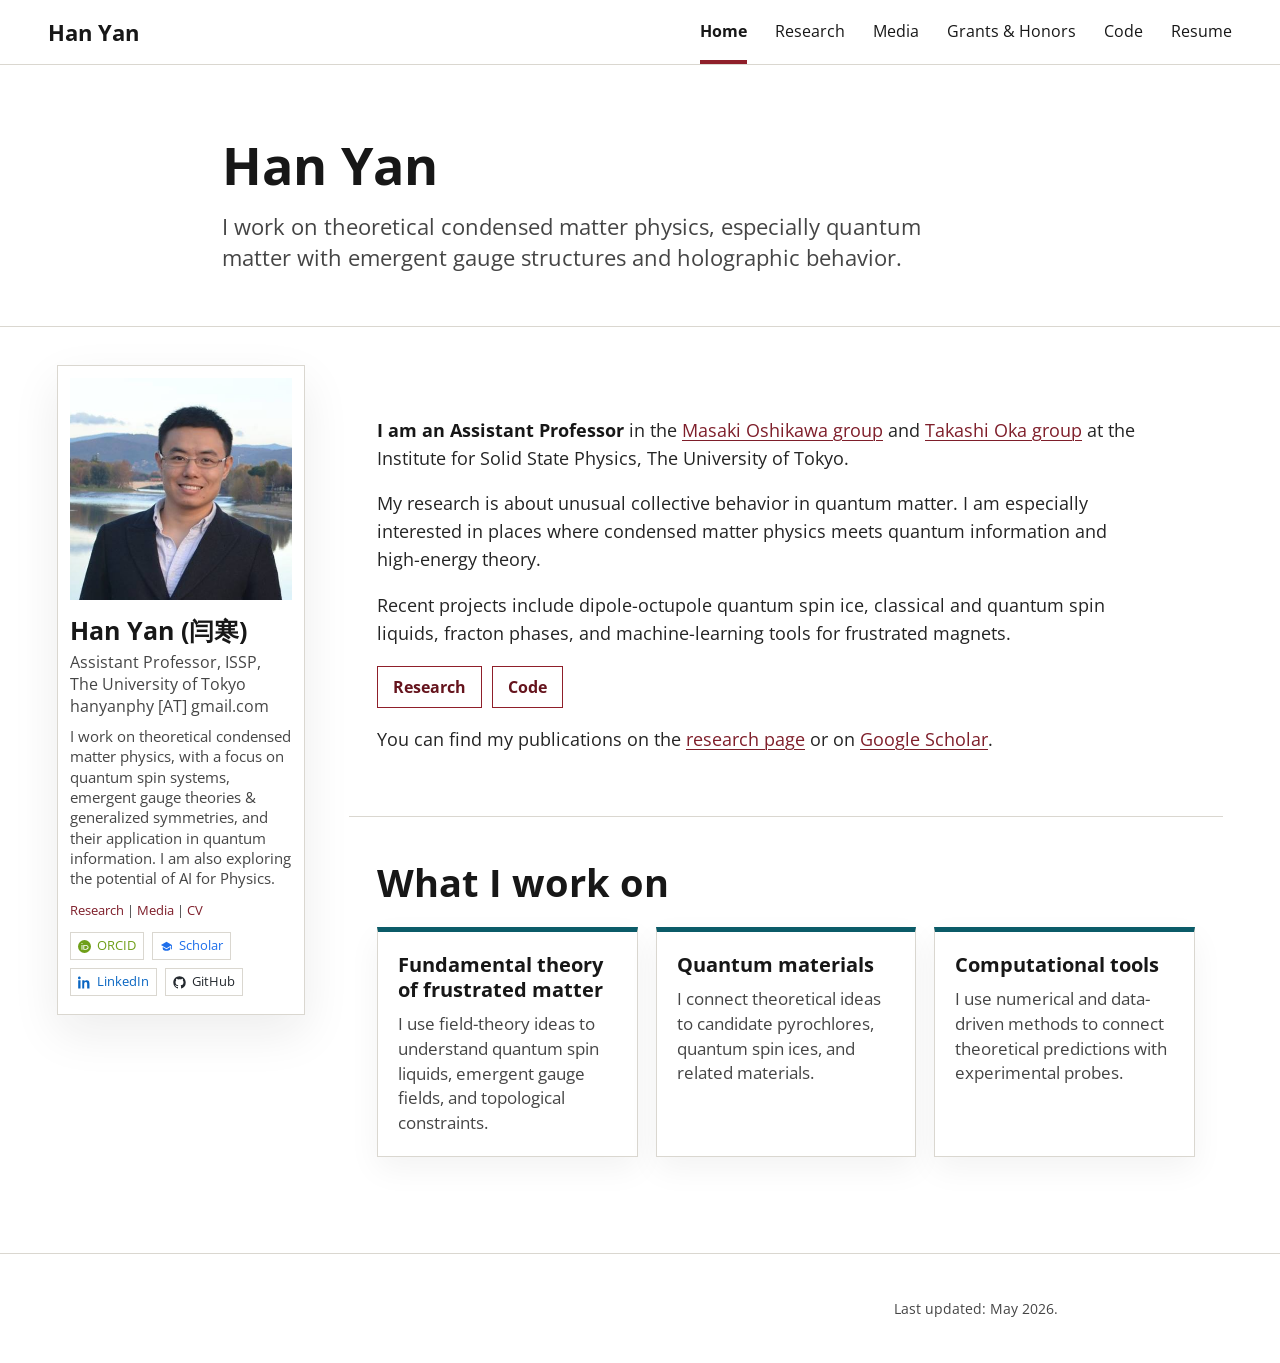
<file: index.html>
<!doctype html>
<html lang="en">
  <head>
    <meta charset="utf-8">
    <meta name="viewport" content="width=device-width, initial-scale=1">
    <title>Han Yan | Academic Page</title>
    <meta name="description" content="Academic homepage of Han Yan, theoretical condensed matter physicist at the University of Tokyo.">
    <link rel="stylesheet" href="assets/styles.css?v=20260523-1">
  </head>
  <body>
    <header class="site-header" data-site-header>
      <nav class="nav" aria-label="Main navigation">
        <a class="brand" href="index.html">Han Yan</a>
        <div class="nav-links">
          <a href="index.html" aria-current="page">Home</a>
          <a href="research.html">Research</a>
          <a href="media.html">Media</a>
          <a href="grants.html">Grants &amp; Honors</a>
          <a href="code.html">Code</a>
          <a href="resume.html">Resume</a>
        </div>
      </nav>
    </header>

    <main>
      <section class="hero">
        <div class="hero-inner">
          <h1>Han Yan</h1>
          <p>I work on theoretical condensed matter physics, especially quantum matter with emergent gauge structures and holographic behavior.</p>
        </div>
      </section>

      <div class="global-layout">
        <aside class="global-profile">
          <img class="portrait" src="assets/images/portrait-han-yan.png" alt="Han Yan">
          <h2 class="profile-name">Han Yan (闫寒)</h2>
          <p class="contact">Assistant Professor, ISSP, The University of Tokyo<br>hanyanphy [AT] gmail.com</p>
          <p class="profile-summary">I work on theoretical condensed matter physics, with a focus on quantum spin systems, emergent gauge theories &amp; generalized symmetries, and their application in quantum information. I am also exploring the potential of AI for Physics.</p>
          <p class="profile-mini-links">
            <a href="research.html">Research</a> | <a href="media.html">Media</a> | <a href="resume.html">CV</a>
          </p>
          <div class="profile-links" aria-label="Profile links">
            <a class="profile-link orcid" href="https://orcid.org/0000-0002-9242-1915" aria-label="ORCID profile">
              <svg aria-hidden="true" viewBox="0 0 24 24">
                <path d="M12 0a12 12 0 1 0 0 24 12 12 0 0 0 0-24ZM7.37 5.48a1.05 1.05 0 1 1 0 2.1 1.05 1.05 0 0 1 0-2.1Zm-.86 3.68h1.72v8.86H6.51V9.16Zm3.33 0h4.65c3.27 0 5.02 2.34 5.02 4.43 0 2.27-1.78 4.43-5 4.43H9.84V9.16Zm1.72 1.55v5.76h2.74c2.88 0 3.43-2.18 3.43-2.88 0-1.13-.72-2.88-3.52-2.88h-2.65Z"/>
              </svg>
              <span>ORCID</span>
            </a>
            <a class="profile-link scholar" href="https://scholar.google.com/citations?user=gkX6R6QAAAAJ&amp;hl=en" aria-label="Google Scholar profile">
              <svg aria-hidden="true" viewBox="0 0 24 24">
                <path d="M12 3 1.8 9.2 12 15.4l8.36-5.08V17H22V9.2L12 3Zm0 14.22-6.9-4.2v2.96c0 2.45 3.1 4.02 6.9 4.02s6.9-1.57 6.9-4.02v-2.96L12 17.22Z"/>
              </svg>
              <span>Scholar</span>
            </a>
            <a class="profile-link linkedin" href="https://www.linkedin.com/in/han-yan-7bb35323/" aria-label="LinkedIn profile">
              <svg aria-hidden="true" viewBox="0 0 24 24">
                <path d="M4.98 3.5C4.98 4.88 3.86 6 2.5 6S0 4.88 0 3.5 1.12 1 2.5 1s2.48 1.12 2.48 2.5ZM.36 8.02h4.28V23H.36V8.02Zm7.5 0h4.1v2.05h.06c.57-1.08 1.96-2.22 4.04-2.22 4.32 0 5.12 2.84 5.12 6.54V23H16.9v-7.64c0-1.82-.03-4.17-2.54-4.17-2.55 0-2.94 1.99-2.94 4.04V23H7.86V8.02Z"/>
              </svg>
              <span>LinkedIn</span>
            </a>
            <a class="profile-link github" href="https://github.com/hanyanphysics" aria-label="GitHub profile">
              <svg aria-hidden="true" viewBox="0 0 24 24">
                <path d="M12 .5C5.65.5.5 5.65.5 12c0 5.08 3.29 9.38 7.86 10.9.58.1.79-.25.79-.56v-2.16c-3.2.7-3.87-1.36-3.87-1.36-.52-1.34-1.28-1.7-1.28-1.7-1.04-.71.08-.7.08-.7 1.16.08 1.77 1.2 1.77 1.2 1.03 1.76 2.7 1.25 3.36.96.1-.75.4-1.25.73-1.54-2.56-.29-5.25-1.28-5.25-5.7 0-1.26.45-2.29 1.19-3.1-.12-.29-.52-1.47.11-3.06 0 0 .97-.31 3.17 1.18A11.06 11.06 0 0 1 12 5.98c.98 0 1.95.13 2.87.38 2.2-1.49 3.17-1.18 3.17-1.18.63 1.59.23 2.77.11 3.06.74.81 1.19 1.84 1.19 3.1 0 4.43-2.7 5.4-5.26 5.69.42.36.78 1.07.78 2.15v3.16c0 .31.21.67.8.56A11.51 11.51 0 0 0 23.5 12C23.5 5.65 18.35.5 12 .5Z"/>
              </svg>
              <span>GitHub</span>
            </a>
          </div>
        </aside>
        <div class="global-content">
      <section class="container home-intro">
        <article>
          <p><strong>I am an Assistant Professor</strong> in the <a href="https://oshikawa.issp.u-tokyo.ac.jp/index.html">Masaki Oshikawa group</a> and <a href="https://oka.issp.u-tokyo.ac.jp/">Takashi Oka group</a> at the Institute for Solid State Physics, The University of Tokyo.</p>
          <p>My research is about unusual collective behavior in quantum matter. I am especially interested in places where condensed matter physics meets quantum information and high-energy theory.</p>
          <p>Recent projects include dipole-octupole quantum spin ice, classical and quantum spin liquids, fracton phases, and machine-learning tools for frustrated magnets.</p>
          <p class="links-row">
            <a class="button-link" href="research.html">Research</a>
            <a class="button-link" href="code.html">Code</a>
          </p>
          <p>You can find my publications on the <a href="research.html">research page</a> or on <a href="https://scholar.google.com/citations?user=gkX6R6QAAAAJ&amp;hl=en">Google Scholar</a>.</p>
        </article>
      </section>

      <section class="section">
        <div class="container">
          <h2>What I work on</h2>
          <div class="topic-grid">
            <article class="topic-card">
              <h3>Fundamental theory of frustrated matter</h3>
              <p>I use field-theory ideas to understand quantum spin liquids, emergent gauge fields, and topological constraints.</p>
            </article>
            <article class="topic-card">
              <h3>Quantum materials</h3>
              <p>I connect theoretical ideas to candidate pyrochlores, quantum spin ices, and related materials.</p>
            </article>
            <article class="topic-card">
              <h3>Computational tools</h3>
              <p>I use numerical and data-driven methods to connect theoretical predictions with experimental probes.</p>
            </article>
          </div>
        </div>
      </section>
        </div>
      </div>
    </main>

    <footer class="footer">
      <div class="container">Last updated: May 2026.</div>
    </footer>
  </body>
</html>
</file>
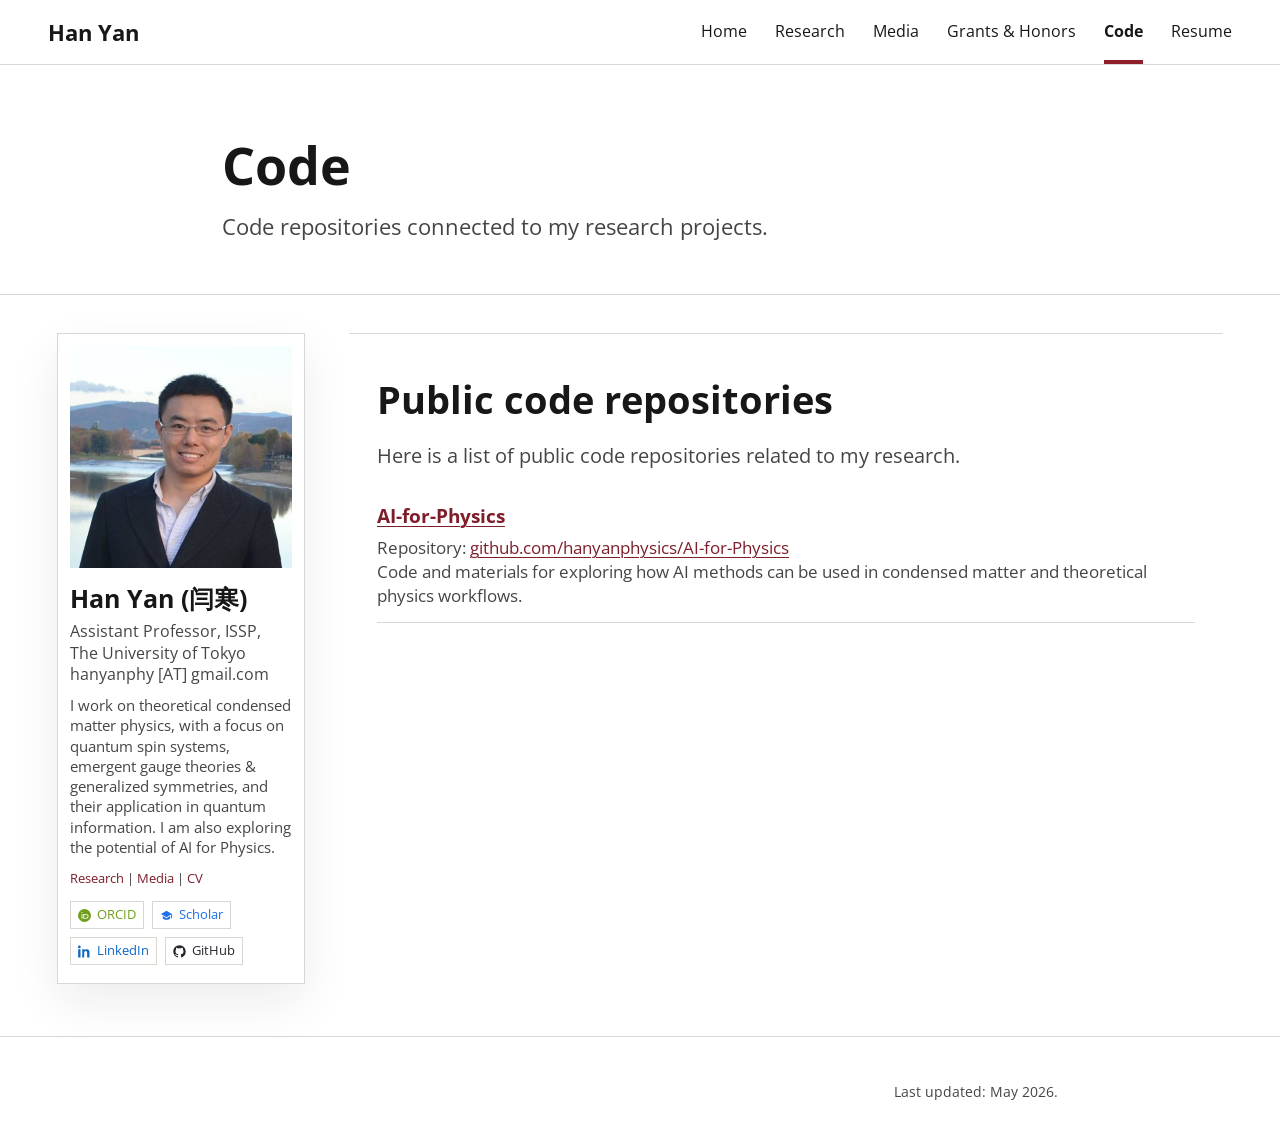
<file: code.html>
<!doctype html>
<html lang="en">
  <head>
    <meta charset="utf-8">
    <meta name="viewport" content="width=device-width, initial-scale=1">
    <title>Code | Han Yan</title>
    <meta name="description" content="Public code repositories related to Han Yan's research.">
    <link rel="stylesheet" href="assets/styles.css?v=20260523-1">
  </head>
  <body>
    <header class="site-header" data-site-header>
      <nav class="nav" aria-label="Main navigation">
        <a class="brand" href="index.html">Han Yan</a>
        <div class="nav-links">
          <a href="index.html">Home</a>
          <a href="research.html">Research</a>
          <a href="media.html">Media</a>
          <a href="grants.html">Grants &amp; Honors</a>
          <a href="code.html" aria-current="page">Code</a>
          <a href="resume.html">Resume</a>
        </div>
      </nav>
    </header>

    <main>
      <section class="hero">
        <div class="hero-inner">
          <h1>Code</h1>
          <p>Code repositories connected to my research projects.</p>
        </div>
      </section>

      <div class="global-layout">
        <aside class="global-profile">
          <img class="portrait" src="assets/images/portrait-han-yan.png" alt="Han Yan">
          <h2 class="profile-name">Han Yan (闫寒)</h2>
          <p class="contact">Assistant Professor, ISSP, The University of Tokyo<br>hanyanphy [AT] gmail.com</p>
          <p class="profile-summary">I work on theoretical condensed matter physics, with a focus on quantum spin systems, emergent gauge theories &amp; generalized symmetries, and their application in quantum information. I am also exploring the potential of AI for Physics.</p>
          <p class="profile-mini-links">
            <a href="research.html">Research</a> | <a href="media.html">Media</a> | <a href="resume.html">CV</a>
          </p>
          <div class="profile-links" aria-label="Profile links">
            <a class="profile-link orcid" href="https://orcid.org/0000-0002-9242-1915" aria-label="ORCID profile">
              <svg aria-hidden="true" viewBox="0 0 24 24">
                <path d="M12 0a12 12 0 1 0 0 24 12 12 0 0 0 0-24ZM7.37 5.48a1.05 1.05 0 1 1 0 2.1 1.05 1.05 0 0 1 0-2.1Zm-.86 3.68h1.72v8.86H6.51V9.16Zm3.33 0h4.65c3.27 0 5.02 2.34 5.02 4.43 0 2.27-1.78 4.43-5 4.43H9.84V9.16Zm1.72 1.55v5.76h2.74c2.88 0 3.43-2.18 3.43-2.88 0-1.13-.72-2.88-3.52-2.88h-2.65Z"/>
              </svg>
              <span>ORCID</span>
            </a>
            <a class="profile-link scholar" href="https://scholar.google.com/citations?user=gkX6R6QAAAAJ&amp;hl=en" aria-label="Google Scholar profile">
              <svg aria-hidden="true" viewBox="0 0 24 24">
                <path d="M12 3 1.8 9.2 12 15.4l8.36-5.08V17H22V9.2L12 3Zm0 14.22-6.9-4.2v2.96c0 2.45 3.1 4.02 6.9 4.02s6.9-1.57 6.9-4.02v-2.96L12 17.22Z"/>
              </svg>
              <span>Scholar</span>
            </a>
            <a class="profile-link linkedin" href="https://www.linkedin.com/in/han-yan-7bb35323/" aria-label="LinkedIn profile">
              <svg aria-hidden="true" viewBox="0 0 24 24">
                <path d="M4.98 3.5C4.98 4.88 3.86 6 2.5 6S0 4.88 0 3.5 1.12 1 2.5 1s2.48 1.12 2.48 2.5ZM.36 8.02h4.28V23H.36V8.02Zm7.5 0h4.1v2.05h.06c.57-1.08 1.96-2.22 4.04-2.22 4.32 0 5.12 2.84 5.12 6.54V23H16.9v-7.64c0-1.82-.03-4.17-2.54-4.17-2.55 0-2.94 1.99-2.94 4.04V23H7.86V8.02Z"/>
              </svg>
              <span>LinkedIn</span>
            </a>
            <a class="profile-link github" href="https://github.com/hanyanphysics" aria-label="GitHub profile">
              <svg aria-hidden="true" viewBox="0 0 24 24">
                <path d="M12 .5C5.65.5.5 5.65.5 12c0 5.08 3.29 9.38 7.86 10.9.58.1.79-.25.79-.56v-2.16c-3.2.7-3.87-1.36-3.87-1.36-.52-1.34-1.28-1.7-1.28-1.7-1.04-.71.08-.7.08-.7 1.16.08 1.77 1.2 1.77 1.2 1.03 1.76 2.7 1.25 3.36.96.1-.75.4-1.25.73-1.54-2.56-.29-5.25-1.28-5.25-5.7 0-1.26.45-2.29 1.19-3.1-.12-.29-.52-1.47.11-3.06 0 0 .97-.31 3.17 1.18A11.06 11.06 0 0 1 12 5.98c.98 0 1.95.13 2.87.38 2.2-1.49 3.17-1.18 3.17-1.18.63 1.59.23 2.77.11 3.06.74.81 1.19 1.84 1.19 3.1 0 4.43-2.7 5.4-5.26 5.69.42.36.78 1.07.78 2.15v3.16c0 .31.21.67.8.56A11.51 11.51 0 0 0 23.5 12C23.5 5.65 18.35.5 12 .5Z"/>
              </svg>
              <span>GitHub</span>
            </a>
          </div>
        </aside>
        <div class="global-content">
      <section class="section">
        <div class="container">
          <h2>Public code repositories</h2>
          <p class="lead">Here is a list of public code repositories related to my research.</p>
          <ul class="publication-list">
            <li class="publication">
              <p class="publication-title">
                <a href="https://github.com/hanyanphysics/AI-for-Physics">AI-for-Physics</a>
              </p>
              <p class="publication-meta">
                Repository: <a href="https://github.com/hanyanphysics/AI-for-Physics">github.com/hanyanphysics/AI-for-Physics</a>
              </p>
              <p class="publication-note">Code and materials for exploring how AI methods can be used in condensed matter and theoretical physics workflows.</p>
            </li>
          </ul>
        </div>
      </section>
        </div>
      </div>
    </main>

    <footer class="footer">
      <div class="container">Last updated: May 2026.</div>
    </footer>
  </body>
</html>
</file>
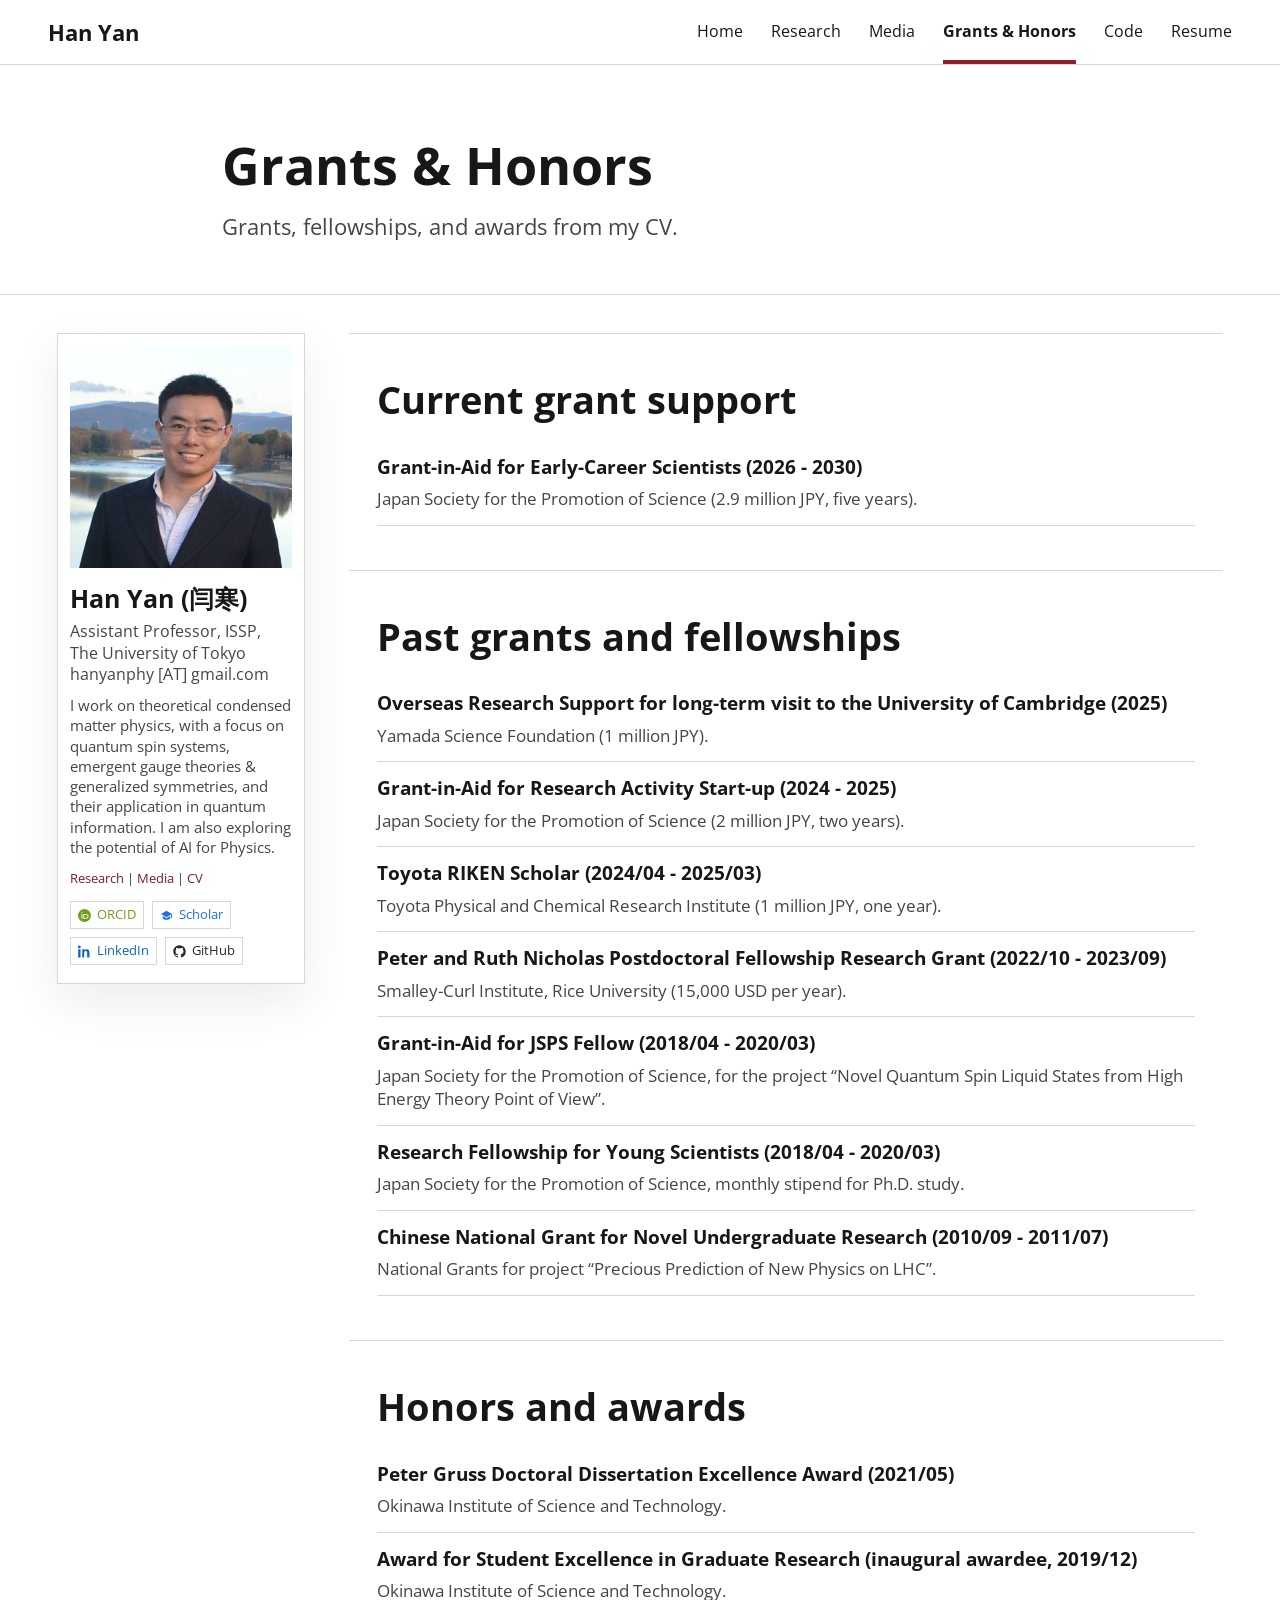
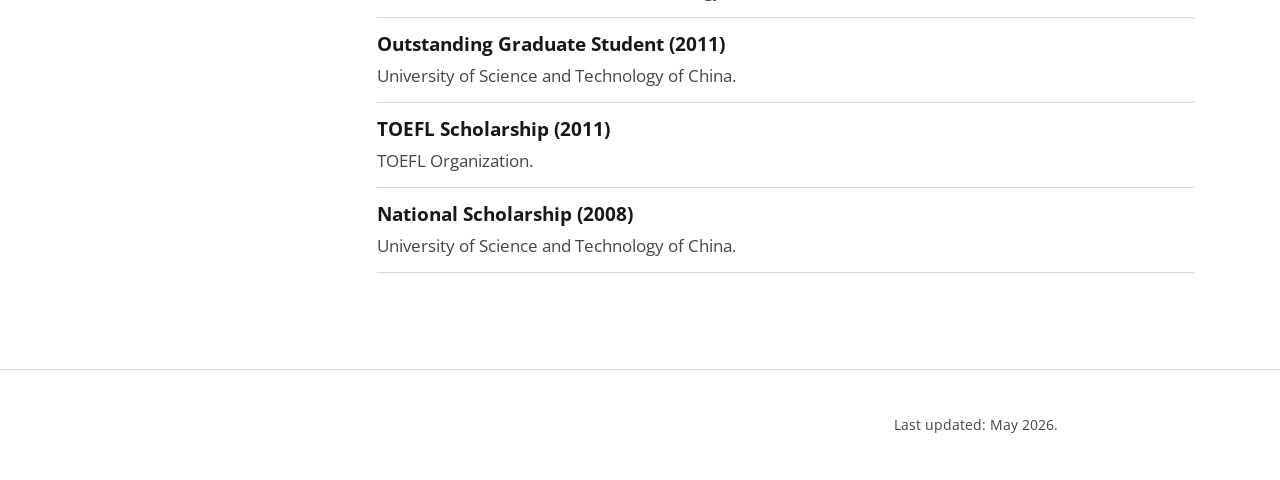
<file: grants.html>
<!doctype html>
<html lang="en">
  <head>
    <meta charset="utf-8">
    <meta name="viewport" content="width=device-width, initial-scale=1">
    <title>Grants &amp; Honors | Han Yan</title>
    <meta name="description" content="Grants, fellowships, and honors from Han Yan's CV.">
    <link rel="stylesheet" href="assets/styles.css?v=20260523-1">
  </head>
  <body>
    <header class="site-header" data-site-header>
      <nav class="nav" aria-label="Main navigation">
        <a class="brand" href="index.html">Han Yan</a>
        <div class="nav-links">
          <a href="index.html">Home</a>
          <a href="research.html">Research</a>
          <a href="media.html">Media</a>
          <a href="grants.html" aria-current="page">Grants &amp; Honors</a>
          <a href="code.html">Code</a>
          <a href="resume.html">Resume</a>
        </div>
      </nav>
    </header>

    <main>
      <section class="hero">
        <div class="hero-inner">
          <h1>Grants &amp; Honors</h1>
          <p>Grants, fellowships, and awards from my CV.</p>
        </div>
      </section>

      <div class="global-layout">
        <aside class="global-profile">
          <img class="portrait" src="assets/images/portrait-han-yan.png" alt="Han Yan">
          <h2 class="profile-name">Han Yan (闫寒)</h2>
          <p class="contact">Assistant Professor, ISSP, The University of Tokyo<br>hanyanphy [AT] gmail.com</p>
          <p class="profile-summary">I work on theoretical condensed matter physics, with a focus on quantum spin systems, emergent gauge theories &amp; generalized symmetries, and their application in quantum information. I am also exploring the potential of AI for Physics.</p>
          <p class="profile-mini-links">
            <a href="research.html">Research</a> | <a href="media.html">Media</a> | <a href="resume.html">CV</a>
          </p>
          <div class="profile-links" aria-label="Profile links">
            <a class="profile-link orcid" href="https://orcid.org/0000-0002-9242-1915" aria-label="ORCID profile">
              <svg aria-hidden="true" viewBox="0 0 24 24">
                <path d="M12 0a12 12 0 1 0 0 24 12 12 0 0 0 0-24ZM7.37 5.48a1.05 1.05 0 1 1 0 2.1 1.05 1.05 0 0 1 0-2.1Zm-.86 3.68h1.72v8.86H6.51V9.16Zm3.33 0h4.65c3.27 0 5.02 2.34 5.02 4.43 0 2.27-1.78 4.43-5 4.43H9.84V9.16Zm1.72 1.55v5.76h2.74c2.88 0 3.43-2.18 3.43-2.88 0-1.13-.72-2.88-3.52-2.88h-2.65Z"/>
              </svg>
              <span>ORCID</span>
            </a>
            <a class="profile-link scholar" href="https://scholar.google.com/citations?user=gkX6R6QAAAAJ&amp;hl=en" aria-label="Google Scholar profile">
              <svg aria-hidden="true" viewBox="0 0 24 24">
                <path d="M12 3 1.8 9.2 12 15.4l8.36-5.08V17H22V9.2L12 3Zm0 14.22-6.9-4.2v2.96c0 2.45 3.1 4.02 6.9 4.02s6.9-1.57 6.9-4.02v-2.96L12 17.22Z"/>
              </svg>
              <span>Scholar</span>
            </a>
            <a class="profile-link linkedin" href="https://www.linkedin.com/in/han-yan-7bb35323/" aria-label="LinkedIn profile">
              <svg aria-hidden="true" viewBox="0 0 24 24">
                <path d="M4.98 3.5C4.98 4.88 3.86 6 2.5 6S0 4.88 0 3.5 1.12 1 2.5 1s2.48 1.12 2.48 2.5ZM.36 8.02h4.28V23H.36V8.02Zm7.5 0h4.1v2.05h.06c.57-1.08 1.96-2.22 4.04-2.22 4.32 0 5.12 2.84 5.12 6.54V23H16.9v-7.64c0-1.82-.03-4.17-2.54-4.17-2.55 0-2.94 1.99-2.94 4.04V23H7.86V8.02Z"/>
              </svg>
              <span>LinkedIn</span>
            </a>
            <a class="profile-link github" href="https://github.com/hanyanphysics" aria-label="GitHub profile">
              <svg aria-hidden="true" viewBox="0 0 24 24">
                <path d="M12 .5C5.65.5.5 5.65.5 12c0 5.08 3.29 9.38 7.86 10.9.58.1.79-.25.79-.56v-2.16c-3.2.7-3.87-1.36-3.87-1.36-.52-1.34-1.28-1.7-1.28-1.7-1.04-.71.08-.7.08-.7 1.16.08 1.77 1.2 1.77 1.2 1.03 1.76 2.7 1.25 3.36.96.1-.75.4-1.25.73-1.54-2.56-.29-5.25-1.28-5.25-5.7 0-1.26.45-2.29 1.19-3.1-.12-.29-.52-1.47.11-3.06 0 0 .97-.31 3.17 1.18A11.06 11.06 0 0 1 12 5.98c.98 0 1.95.13 2.87.38 2.2-1.49 3.17-1.18 3.17-1.18.63 1.59.23 2.77.11 3.06.74.81 1.19 1.84 1.19 3.1 0 4.43-2.7 5.4-5.26 5.69.42.36.78 1.07.78 2.15v3.16c0 .31.21.67.8.56A11.51 11.51 0 0 0 23.5 12C23.5 5.65 18.35.5 12 .5Z"/>
              </svg>
              <span>GitHub</span>
            </a>
          </div>
        </aside>
        <div class="global-content">
      <section class="section">
        <div class="container">
          <h2>Current grant support</h2>
          <ul class="publication-list">
            <li class="publication">
              <p class="publication-title">Grant-in-Aid for Early-Career Scientists (2026 - 2030)</p>
              <p class="publication-meta">Japan Society for the Promotion of Science (2.9 million JPY, five years).</p>
            </li>
          </ul>
        </div>
      </section>

      <section class="section">
        <div class="container">
          <h2>Past grants and fellowships</h2>
          <ul class="publication-list">
            <li class="publication">
              <p class="publication-title">Overseas Research Support for long-term visit to the University of Cambridge (2025)</p>
              <p class="publication-meta">Yamada Science Foundation (1 million JPY).</p>
            </li>
            <li class="publication">
              <p class="publication-title">Grant-in-Aid for Research Activity Start-up (2024 - 2025)</p>
              <p class="publication-meta">Japan Society for the Promotion of Science (2 million JPY, two years).</p>
            </li>
            <li class="publication">
              <p class="publication-title">Toyota RIKEN Scholar (2024/04 - 2025/03)</p>
              <p class="publication-meta">Toyota Physical and Chemical Research Institute (1 million JPY, one year).</p>
            </li>
            <li class="publication">
              <p class="publication-title">Peter and Ruth Nicholas Postdoctoral Fellowship Research Grant (2022/10 - 2023/09)</p>
              <p class="publication-meta">Smalley-Curl Institute, Rice University (15,000 USD per year).</p>
            </li>
            <li class="publication">
              <p class="publication-title">Grant-in-Aid for JSPS Fellow (2018/04 - 2020/03)</p>
              <p class="publication-meta">Japan Society for the Promotion of Science, for the project “Novel Quantum Spin Liquid States from High Energy Theory Point of View”.</p>
            </li>
            <li class="publication">
              <p class="publication-title">Research Fellowship for Young Scientists (2018/04 - 2020/03)</p>
              <p class="publication-meta">Japan Society for the Promotion of Science, monthly stipend for Ph.D. study.</p>
            </li>
            <li class="publication">
              <p class="publication-title">Chinese National Grant for Novel Undergraduate Research (2010/09 - 2011/07)</p>
              <p class="publication-meta">National Grants for project “Precious Prediction of New Physics on LHC”.</p>
            </li>
          </ul>
        </div>
      </section>

      <section class="section">
        <div class="container">
          <h2>Honors and awards</h2>
          <ul class="publication-list">
            <li class="publication">
              <p class="publication-title">Peter Gruss Doctoral Dissertation Excellence Award (2021/05)</p>
              <p class="publication-meta">Okinawa Institute of Science and Technology.</p>
            </li>
            <li class="publication">
              <p class="publication-title">Award for Student Excellence in Graduate Research (inaugural awardee, 2019/12)</p>
              <p class="publication-meta">Okinawa Institute of Science and Technology.</p>
            </li>
            <li class="publication">
              <p class="publication-title">Outstanding Graduate Student (2011)</p>
              <p class="publication-meta">University of Science and Technology of China.</p>
            </li>
            <li class="publication">
              <p class="publication-title">TOEFL Scholarship (2011)</p>
              <p class="publication-meta">TOEFL Organization.</p>
            </li>
            <li class="publication">
              <p class="publication-title">National Scholarship (2008)</p>
              <p class="publication-meta">University of Science and Technology of China.</p>
            </li>
          </ul>
        </div>
      </section>
        </div>
      </div>
    </main>

    <footer class="footer">
      <div class="container">Last updated: May 2026.</div>
    </footer>
  </body>
</html>
</file>
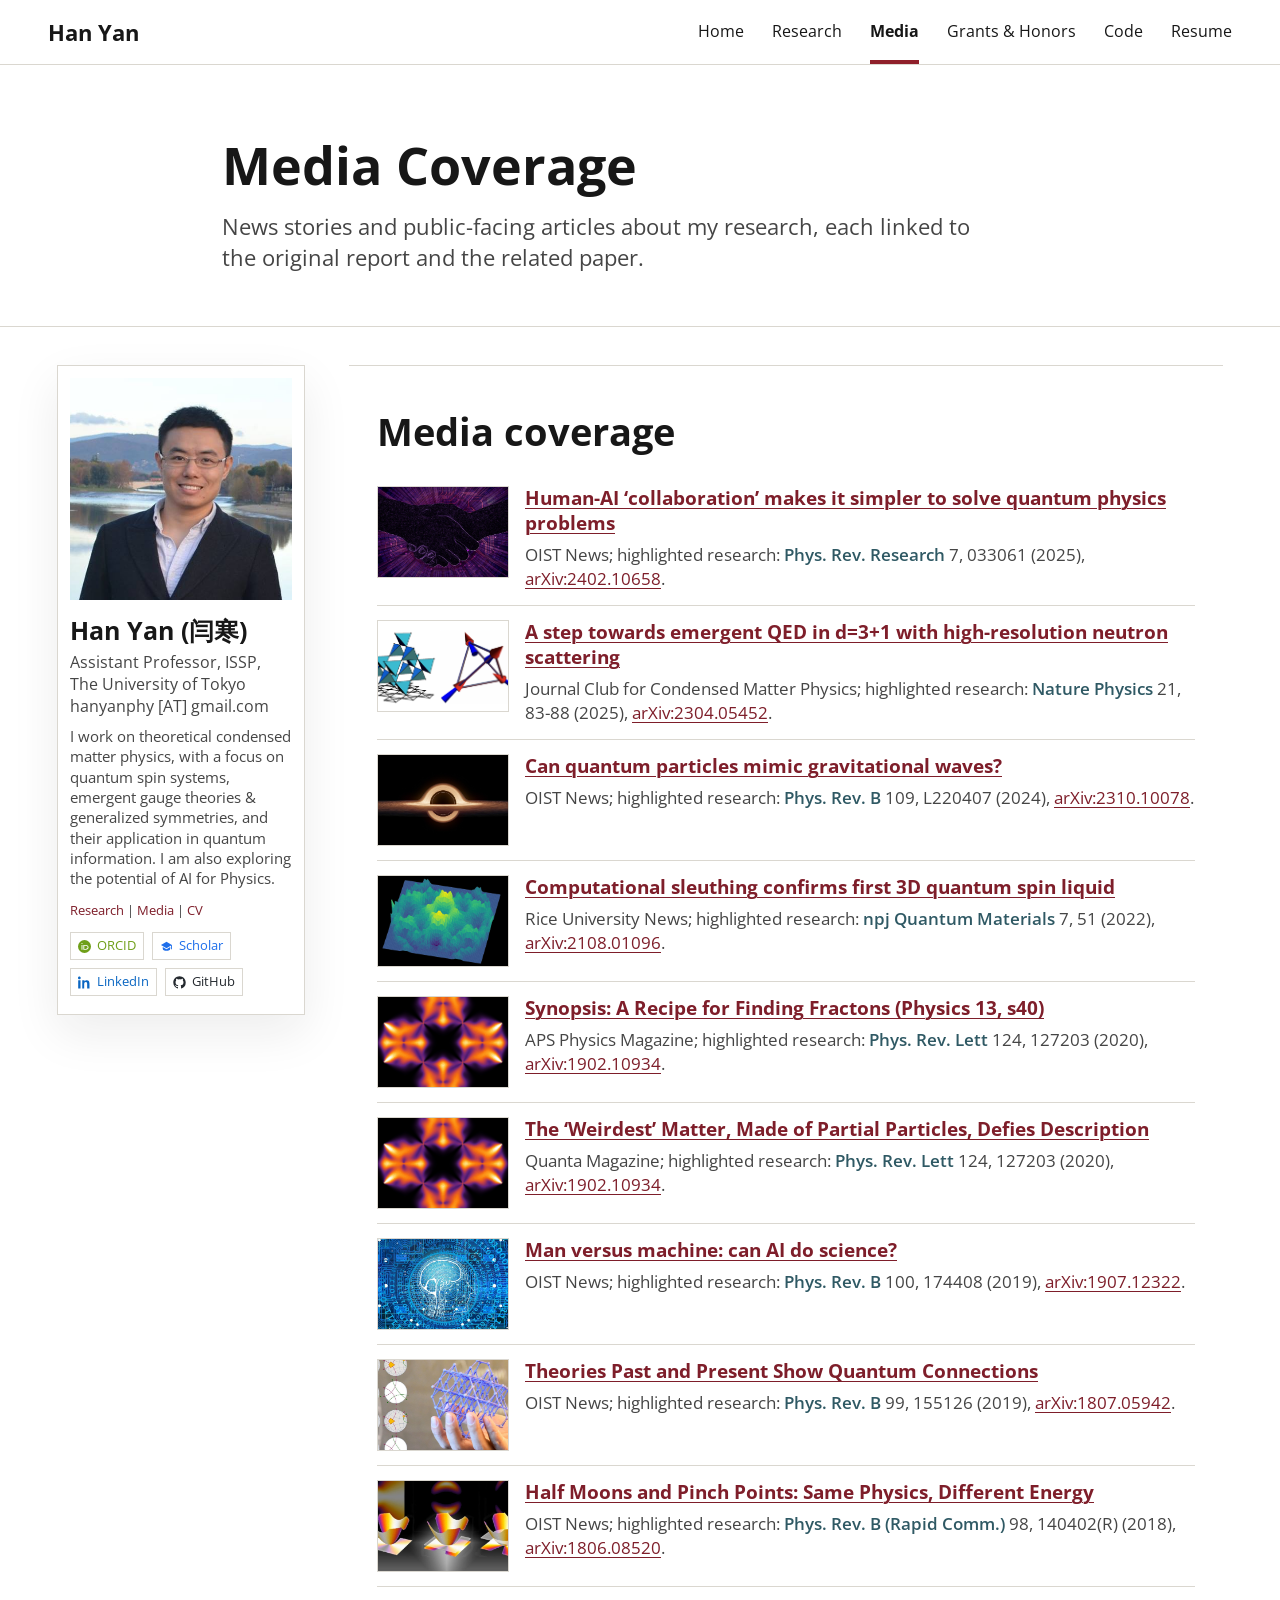
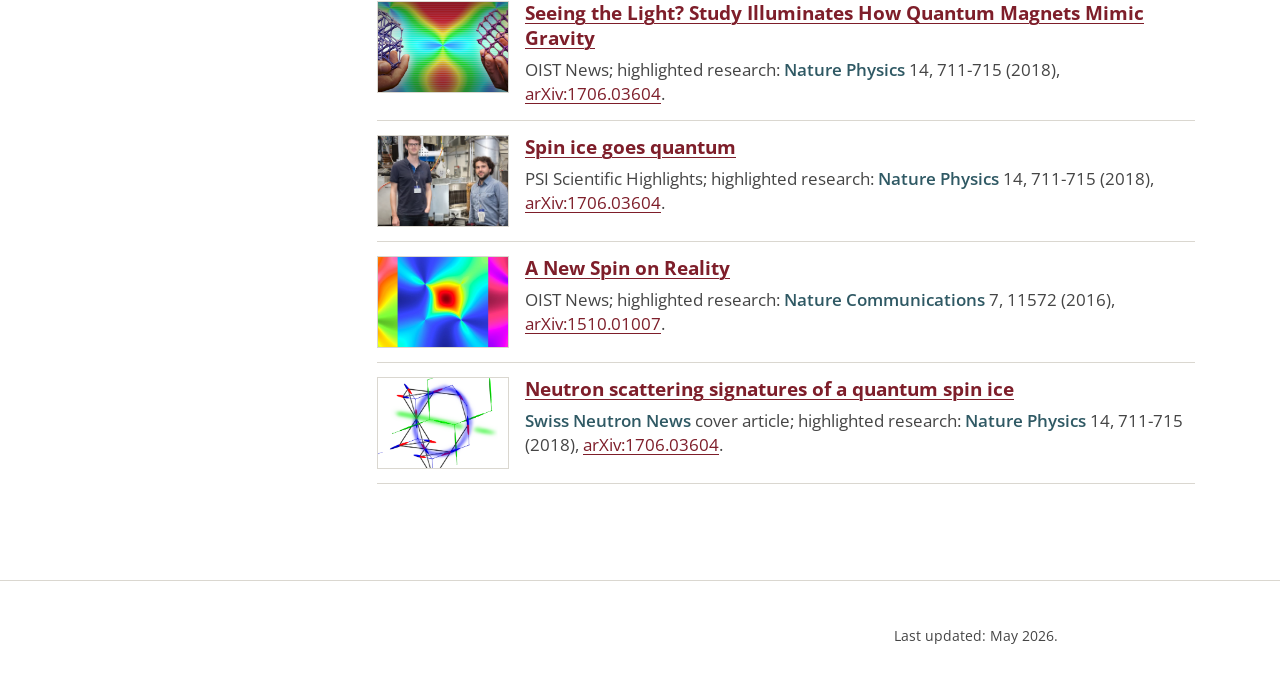
<file: media.html>
<!doctype html>
<html lang="en">
  <head>
    <meta charset="utf-8">
    <meta name="viewport" content="width=device-width, initial-scale=1">
    <title>Media Coverage | Han Yan</title>
    <meta name="description" content="Media coverage of Han Yan's research.">
    <link rel="stylesheet" href="assets/styles.css?v=20260523-1">
  </head>
  <body>
    <header class="site-header" data-site-header>
      <nav class="nav" aria-label="Main navigation">
        <a class="brand" href="index.html">Han Yan</a>
        <div class="nav-links">
          <a href="index.html">Home</a>
          <a href="research.html">Research</a>
          <a href="media.html" aria-current="page">Media</a>
          <a href="grants.html">Grants &amp; Honors</a>
          <a href="code.html">Code</a>
          <a href="resume.html">Resume</a>
        </div>
      </nav>
    </header>

    <main>
      <section class="hero">
        <div class="hero-inner">
          <h1>Media Coverage</h1>
          <p>News stories and public-facing articles about my research, each linked to the original report and the related paper.</p>
        </div>
      </section>

      <div class="global-layout">
        <aside class="global-profile">
          <img class="portrait" src="assets/images/portrait-han-yan.png" alt="Han Yan">
          <h2 class="profile-name">Han Yan (闫寒)</h2>
          <p class="contact">Assistant Professor, ISSP, The University of Tokyo<br>hanyanphy [AT] gmail.com</p>
          <p class="profile-summary">I work on theoretical condensed matter physics, with a focus on quantum spin systems, emergent gauge theories &amp; generalized symmetries, and their application in quantum information. I am also exploring the potential of AI for Physics.</p>
          <p class="profile-mini-links">
            <a href="research.html">Research</a> | <a href="media.html">Media</a> | <a href="resume.html">CV</a>
          </p>
          <div class="profile-links" aria-label="Profile links">
            <a class="profile-link orcid" href="https://orcid.org/0000-0002-9242-1915" aria-label="ORCID profile">
              <svg aria-hidden="true" viewBox="0 0 24 24">
                <path d="M12 0a12 12 0 1 0 0 24 12 12 0 0 0 0-24ZM7.37 5.48a1.05 1.05 0 1 1 0 2.1 1.05 1.05 0 0 1 0-2.1Zm-.86 3.68h1.72v8.86H6.51V9.16Zm3.33 0h4.65c3.27 0 5.02 2.34 5.02 4.43 0 2.27-1.78 4.43-5 4.43H9.84V9.16Zm1.72 1.55v5.76h2.74c2.88 0 3.43-2.18 3.43-2.88 0-1.13-.72-2.88-3.52-2.88h-2.65Z"/>
              </svg>
              <span>ORCID</span>
            </a>
            <a class="profile-link scholar" href="https://scholar.google.com/citations?user=gkX6R6QAAAAJ&amp;hl=en" aria-label="Google Scholar profile">
              <svg aria-hidden="true" viewBox="0 0 24 24">
                <path d="M12 3 1.8 9.2 12 15.4l8.36-5.08V17H22V9.2L12 3Zm0 14.22-6.9-4.2v2.96c0 2.45 3.1 4.02 6.9 4.02s6.9-1.57 6.9-4.02v-2.96L12 17.22Z"/>
              </svg>
              <span>Scholar</span>
            </a>
            <a class="profile-link linkedin" href="https://www.linkedin.com/in/han-yan-7bb35323/" aria-label="LinkedIn profile">
              <svg aria-hidden="true" viewBox="0 0 24 24">
                <path d="M4.98 3.5C4.98 4.88 3.86 6 2.5 6S0 4.88 0 3.5 1.12 1 2.5 1s2.48 1.12 2.48 2.5ZM.36 8.02h4.28V23H.36V8.02Zm7.5 0h4.1v2.05h.06c.57-1.08 1.96-2.22 4.04-2.22 4.32 0 5.12 2.84 5.12 6.54V23H16.9v-7.64c0-1.82-.03-4.17-2.54-4.17-2.55 0-2.94 1.99-2.94 4.04V23H7.86V8.02Z"/>
              </svg>
              <span>LinkedIn</span>
            </a>
            <a class="profile-link github" href="https://github.com/hanyanphysics" aria-label="GitHub profile">
              <svg aria-hidden="true" viewBox="0 0 24 24">
                <path d="M12 .5C5.65.5.5 5.65.5 12c0 5.08 3.29 9.38 7.86 10.9.58.1.79-.25.79-.56v-2.16c-3.2.7-3.87-1.36-3.87-1.36-.52-1.34-1.28-1.7-1.28-1.7-1.04-.71.08-.7.08-.7 1.16.08 1.77 1.2 1.77 1.2 1.03 1.76 2.7 1.25 3.36.96.1-.75.4-1.25.73-1.54-2.56-.29-5.25-1.28-5.25-5.7 0-1.26.45-2.29 1.19-3.1-.12-.29-.52-1.47.11-3.06 0 0 .97-.31 3.17 1.18A11.06 11.06 0 0 1 12 5.98c.98 0 1.95.13 2.87.38 2.2-1.49 3.17-1.18 3.17-1.18.63 1.59.23 2.77.11 3.06.74.81 1.19 1.84 1.19 3.1 0 4.43-2.7 5.4-5.26 5.69.42.36.78 1.07.78 2.15v3.16c0 .31.21.67.8.56A11.51 11.51 0 0 0 23.5 12C23.5 5.65 18.35.5 12 .5Z"/>
              </svg>
              <span>GitHub</span>
            </a>
          </div>
        </aside>
        <div class="global-content">
      <section class="section">
        <div class="container">
          <h2>Media coverage</h2>
          <ul class="publication-list media-list">
            <li class="publication media-item">
              <a class="media-thumb" href="https://www.oist.jp/news-center/news/2025/7/17/human-ai-collaboration-makes-it-simpler-solve-quantum-physics-problems" target="_blank" rel="noopener">
                <img src="assets/images/media-human-ai.jpg" alt="" loading="lazy" decoding="async">
              </a>
              <div class="media-copy">
                <p class="publication-title"><a href="https://www.oist.jp/news-center/news/2025/7/17/human-ai-collaboration-makes-it-simpler-solve-quantum-physics-problems" target="_blank" rel="noopener">Human-AI ‘collaboration’ makes it simpler to solve quantum physics problems</a></p>
                <p class="publication-meta">OIST News; highlighted research: <strong>Phys. Rev. Research</strong> 7, 033061 (2025), <a href="https://arxiv.org/abs/2402.10658">arXiv:2402.10658</a>.</p>
              </div>
            </li>
            <li class="publication media-item">
              <a class="media-thumb" href="https://doi.org/10.36471/JCCM_April_2023_02" target="_blank" rel="noopener">
                <img src="assets/images/emergent-qed-neutron.png" alt="" loading="lazy" decoding="async">
              </a>
              <div class="media-copy">
                <p class="publication-title"><a href="https://doi.org/10.36471/JCCM_April_2023_02" target="_blank" rel="noopener">A step towards emergent QED in d=3+1 with high-resolution neutron scattering</a></p>
                <p class="publication-meta">Journal Club for Condensed Matter Physics; highlighted research: <strong>Nature Physics</strong> 21, 83-88 (2025), <a href="https://arxiv.org/abs/2304.05452">arXiv:2304.05452</a>.</p>
              </div>
            </li>
            <li class="publication media-item">
              <a class="media-thumb" href="https://www.oist.jp/news-center/news/2024/8/1/can-quantum-particles-mimic-gravitational-waves" target="_blank" rel="noopener">
                <img src="assets/images/media-gravitational-waves.jpg" alt="" loading="lazy" decoding="async">
              </a>
              <div class="media-copy">
                <p class="publication-title"><a href="https://www.oist.jp/news-center/news/2024/8/1/can-quantum-particles-mimic-gravitational-waves" target="_blank" rel="noopener">Can quantum particles mimic gravitational waves?</a></p>
                <p class="publication-meta">OIST News; highlighted research: <strong>Phys. Rev. B</strong> 109, L220407 (2024), <a href="https://arxiv.org/abs/2310.10078">arXiv:2310.10078</a>.</p>
              </div>
            </li>
            <li class="publication media-item">
              <a class="media-thumb" href="https://news.rice.edu/news/2022/computational-sleuthing-confirms-first-3d-quantum-spin-liquid" target="_blank" rel="noopener">
                <img src="assets/images/media-rice-spin-liquid.jpg" alt="" loading="lazy" decoding="async">
              </a>
              <div class="media-copy">
                <p class="publication-title"><a href="https://news.rice.edu/news/2022/computational-sleuthing-confirms-first-3d-quantum-spin-liquid" target="_blank" rel="noopener">Computational sleuthing confirms first 3D quantum spin liquid</a></p>
                <p class="publication-meta">Rice University News; highlighted research: <strong>npj Quantum Materials</strong> 7, 51 (2022), <a href="https://arxiv.org/abs/2108.01096">arXiv:2108.01096</a>.</p>
              </div>
            </li>
            <li class="publication media-item">
              <a class="media-thumb" href="https://physics.aps.org/articles/v13/s40" target="_blank" rel="noopener">
                <img src="assets/images/fractons-lede.jpg" alt="" loading="lazy" decoding="async">
              </a>
              <div class="media-copy">
                <p class="publication-title"><a href="https://physics.aps.org/articles/v13/s40" target="_blank" rel="noopener">Synopsis: A Recipe for Finding Fractons (Physics 13, s40)</a></p>
                <p class="publication-meta">APS Physics Magazine; highlighted research: <strong>Phys. Rev. Lett</strong> 124, 127203 (2020), <a href="https://arxiv.org/abs/1902.10934">arXiv:1902.10934</a>.</p>
              </div>
            </li>
            <li class="publication media-item">
              <a class="media-thumb" href="https://www.quantamagazine.org/fractons-the-weirdest-matter-could-yield-quantum-clues-20210726/" target="_blank" rel="noopener">
                <img src="assets/images/fractons-lede.jpg" alt="" loading="lazy" decoding="async">
              </a>
              <div class="media-copy">
                <p class="publication-title"><a href="https://www.quantamagazine.org/fractons-the-weirdest-matter-could-yield-quantum-clues-20210726/" target="_blank" rel="noopener">The ‘Weirdest’ Matter, Made of Partial Particles, Defies Description</a></p>
                <p class="publication-meta">Quanta Magazine; highlighted research: <strong>Phys. Rev. Lett</strong> 124, 127203 (2020), <a href="https://arxiv.org/abs/1902.10934">arXiv:1902.10934</a>.</p>
              </div>
            </li>
            <li class="publication media-item">
              <a class="media-thumb" href="https://www.oist.jp/news-center/news/2020/1/14/man-versus-machine-can-ai-do-science" target="_blank" rel="noopener">
                <img src="assets/images/media-ai-science.jpg" alt="" loading="lazy" decoding="async">
              </a>
              <div class="media-copy">
                <p class="publication-title"><a href="https://www.oist.jp/news-center/news/2020/1/14/man-versus-machine-can-ai-do-science" target="_blank" rel="noopener">Man versus machine: can AI do science?</a></p>
                <p class="publication-meta">OIST News; highlighted research: <strong>Phys. Rev. B</strong> 100, 174408 (2019), <a href="https://arxiv.org/abs/1907.12322">arXiv:1907.12322</a>.</p>
              </div>
            </li>
            <li class="publication media-item">
              <a class="media-thumb" href="https://www.oist.jp/news-center/news/2019/5/29/theories-past-and-present-show-quantum-connections" target="_blank" rel="noopener">
                <img src="assets/images/media-quantum-connections.jpg" alt="" loading="lazy" decoding="async">
              </a>
              <div class="media-copy">
                <p class="publication-title"><a href="https://www.oist.jp/news-center/news/2019/5/29/theories-past-and-present-show-quantum-connections" target="_blank" rel="noopener">Theories Past and Present Show Quantum Connections</a></p>
                <p class="publication-meta">OIST News; highlighted research: <strong>Phys. Rev. B</strong> 99, 155126 (2019), <a href="https://arxiv.org/abs/1807.05942">arXiv:1807.05942</a>.</p>
              </div>
            </li>
            <li class="publication media-item">
              <a class="media-thumb" href="https://www.oist.jp/news-center/news/2018/10/25/half-moons-and-pinch-points-same-physics-different-energy" target="_blank" rel="noopener">
                <img src="assets/images/media-half-moons.jpg" alt="" loading="lazy" decoding="async">
              </a>
              <div class="media-copy">
                <p class="publication-title"><a href="https://www.oist.jp/news-center/news/2018/10/25/half-moons-and-pinch-points-same-physics-different-energy" target="_blank" rel="noopener">Half Moons and Pinch Points: Same Physics, Different Energy</a></p>
                <p class="publication-meta">OIST News; highlighted research: <strong>Phys. Rev. B (Rapid Comm.)</strong> 98, 140402(R) (2018), <a href="https://arxiv.org/abs/1806.08520">arXiv:1806.08520</a>.</p>
              </div>
            </li>
            <li class="publication media-item">
              <a class="media-thumb" href="https://www.oist.jp/news-center/news/2018/6/6/seeing-light-study-illuminates-how-quantum-magnets-mimic-light" target="_blank" rel="noopener">
                <img src="assets/images/media-spin-ice-gravity.png" alt="" loading="lazy" decoding="async">
              </a>
              <div class="media-copy">
                <p class="publication-title"><a href="https://www.oist.jp/news-center/news/2018/6/6/seeing-light-study-illuminates-how-quantum-magnets-mimic-light" target="_blank" rel="noopener">Seeing the Light? Study Illuminates How Quantum Magnets Mimic Gravity</a></p>
                <p class="publication-meta">OIST News; highlighted research: <strong>Nature Physics</strong> 14, 711-715 (2018), <a href="https://arxiv.org/abs/1706.03604">arXiv:1706.03604</a>.</p>
              </div>
            </li>
            <li class="publication media-item">
              <a class="media-thumb" href="https://www.psi.ch/en/cnm/scientific-highlights/qsi" target="_blank" rel="noopener">
                <img src="assets/images/media-psi-spin-ice.webp" alt="" loading="lazy" decoding="async">
              </a>
              <div class="media-copy">
                <p class="publication-title"><a href="https://www.psi.ch/en/cnm/scientific-highlights/qsi" target="_blank" rel="noopener">Spin ice goes quantum</a></p>
                <p class="publication-meta">PSI Scientific Highlights; highlighted research: <strong>Nature Physics</strong> 14, 711-715 (2018), <a href="https://arxiv.org/abs/1706.03604">arXiv:1706.03604</a>.</p>
              </div>
            </li>
            <li class="publication media-item">
              <a class="media-thumb" href="https://www.oist.jp/news-center/news/2016/7/14/new-spin-reality" target="_blank" rel="noopener">
                <img src="assets/images/media-new-spin-reality.jpg" alt="" loading="lazy" decoding="async">
              </a>
              <div class="media-copy">
                <p class="publication-title"><a href="https://www.oist.jp/news-center/news/2016/7/14/new-spin-reality" target="_blank" rel="noopener">A New Spin on Reality</a></p>
                <p class="publication-meta">OIST News; highlighted research: <strong>Nature Communications</strong> 7, 11572 (2016), <a href="https://arxiv.org/abs/1510.01007">arXiv:1510.01007</a>.</p>
              </div>
            </li>
            <li class="publication media-item">
              <a class="media-thumb" href="https://sgn.web.psi.ch/sgn/snn/snn_53.pdf" target="_blank" rel="noopener">
                <img src="assets/images/media-neutron-scattering.png" alt="" loading="lazy" decoding="async">
              </a>
              <div class="media-copy">
                <p class="publication-title"><a href="https://sgn.web.psi.ch/sgn/snn/snn_53.pdf" target="_blank" rel="noopener">Neutron scattering signatures of a quantum spin ice</a></p>
                <p class="publication-meta"><strong>Swiss Neutron News</strong> cover article; highlighted research: <strong>Nature Physics</strong> 14, 711-715 (2018), <a href="https://arxiv.org/abs/1706.03604">arXiv:1706.03604</a>.</p>
              </div>
            </li>
          </ul>
        </div>
      </section>
        </div>
      </div>
    </main>

    <footer class="footer">
      <div class="container">Last updated: May 2026.</div>
    </footer>
  </body>
</html>
</file>
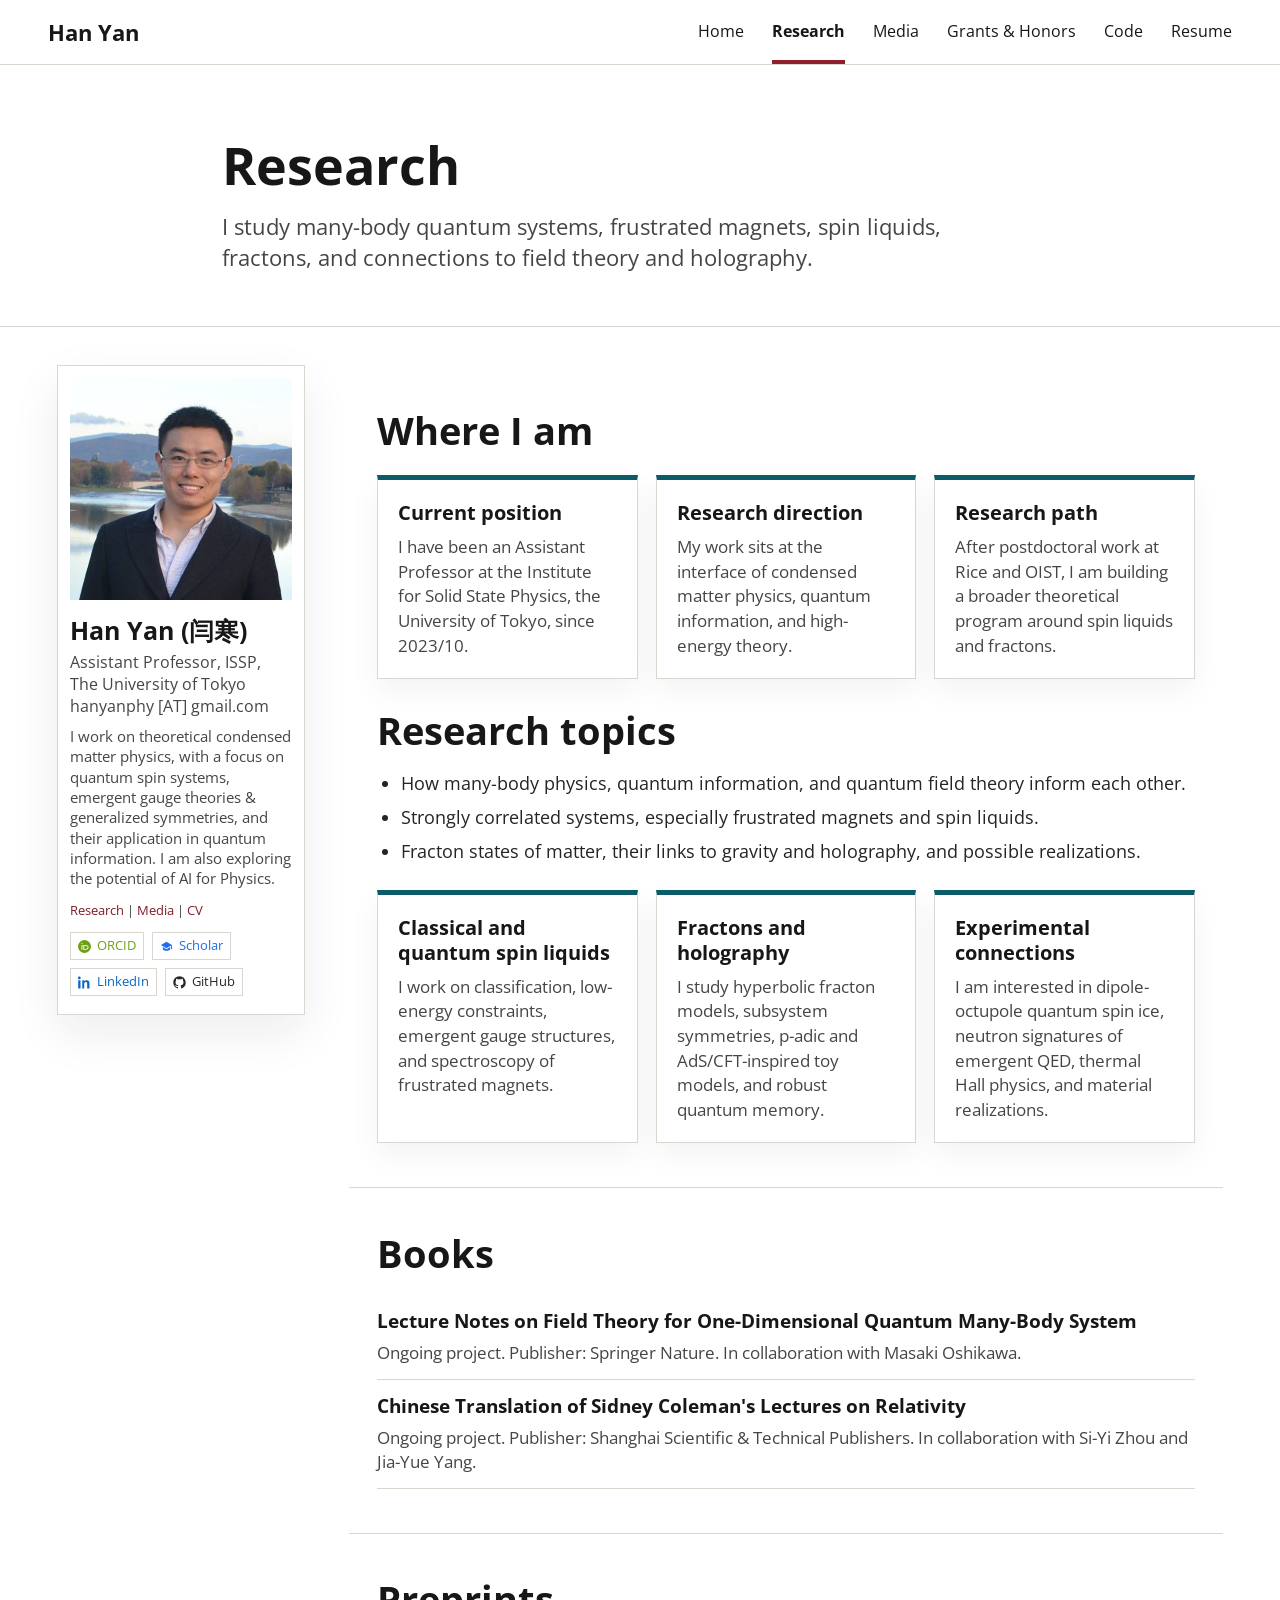
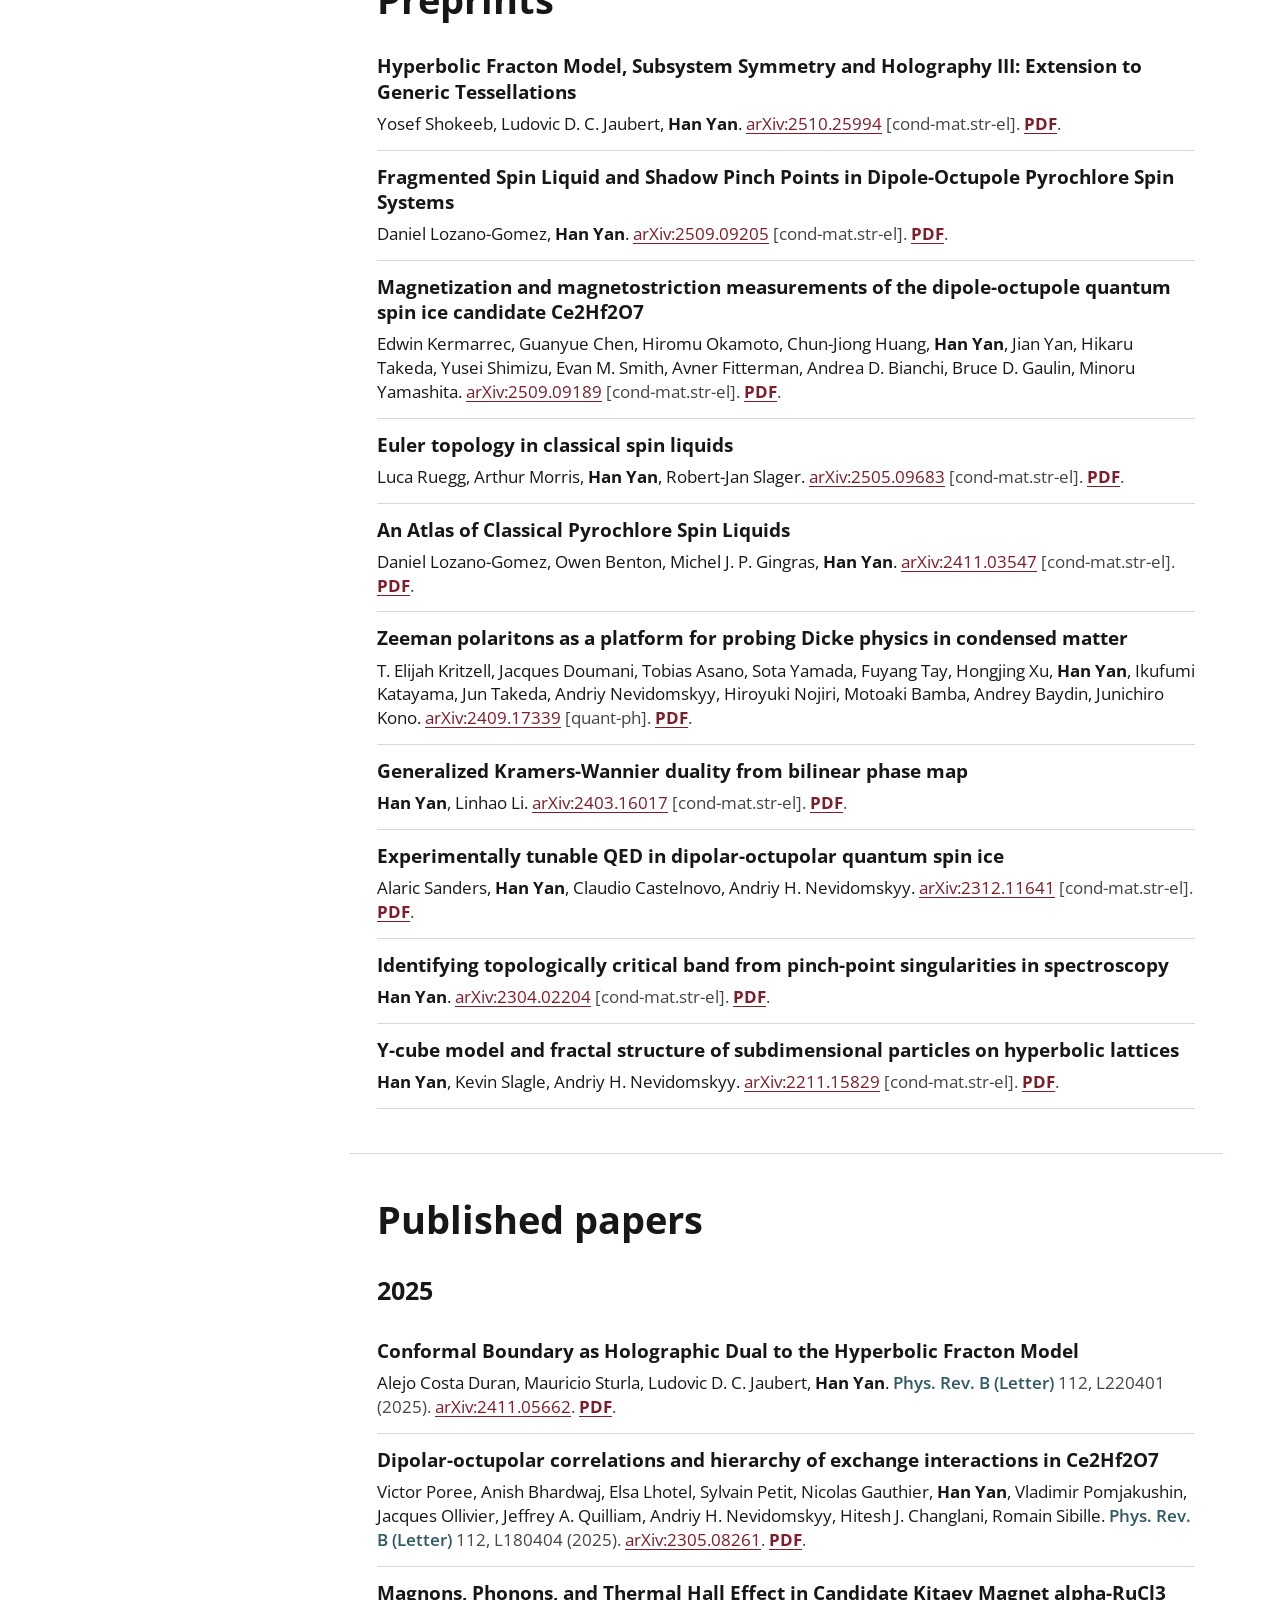
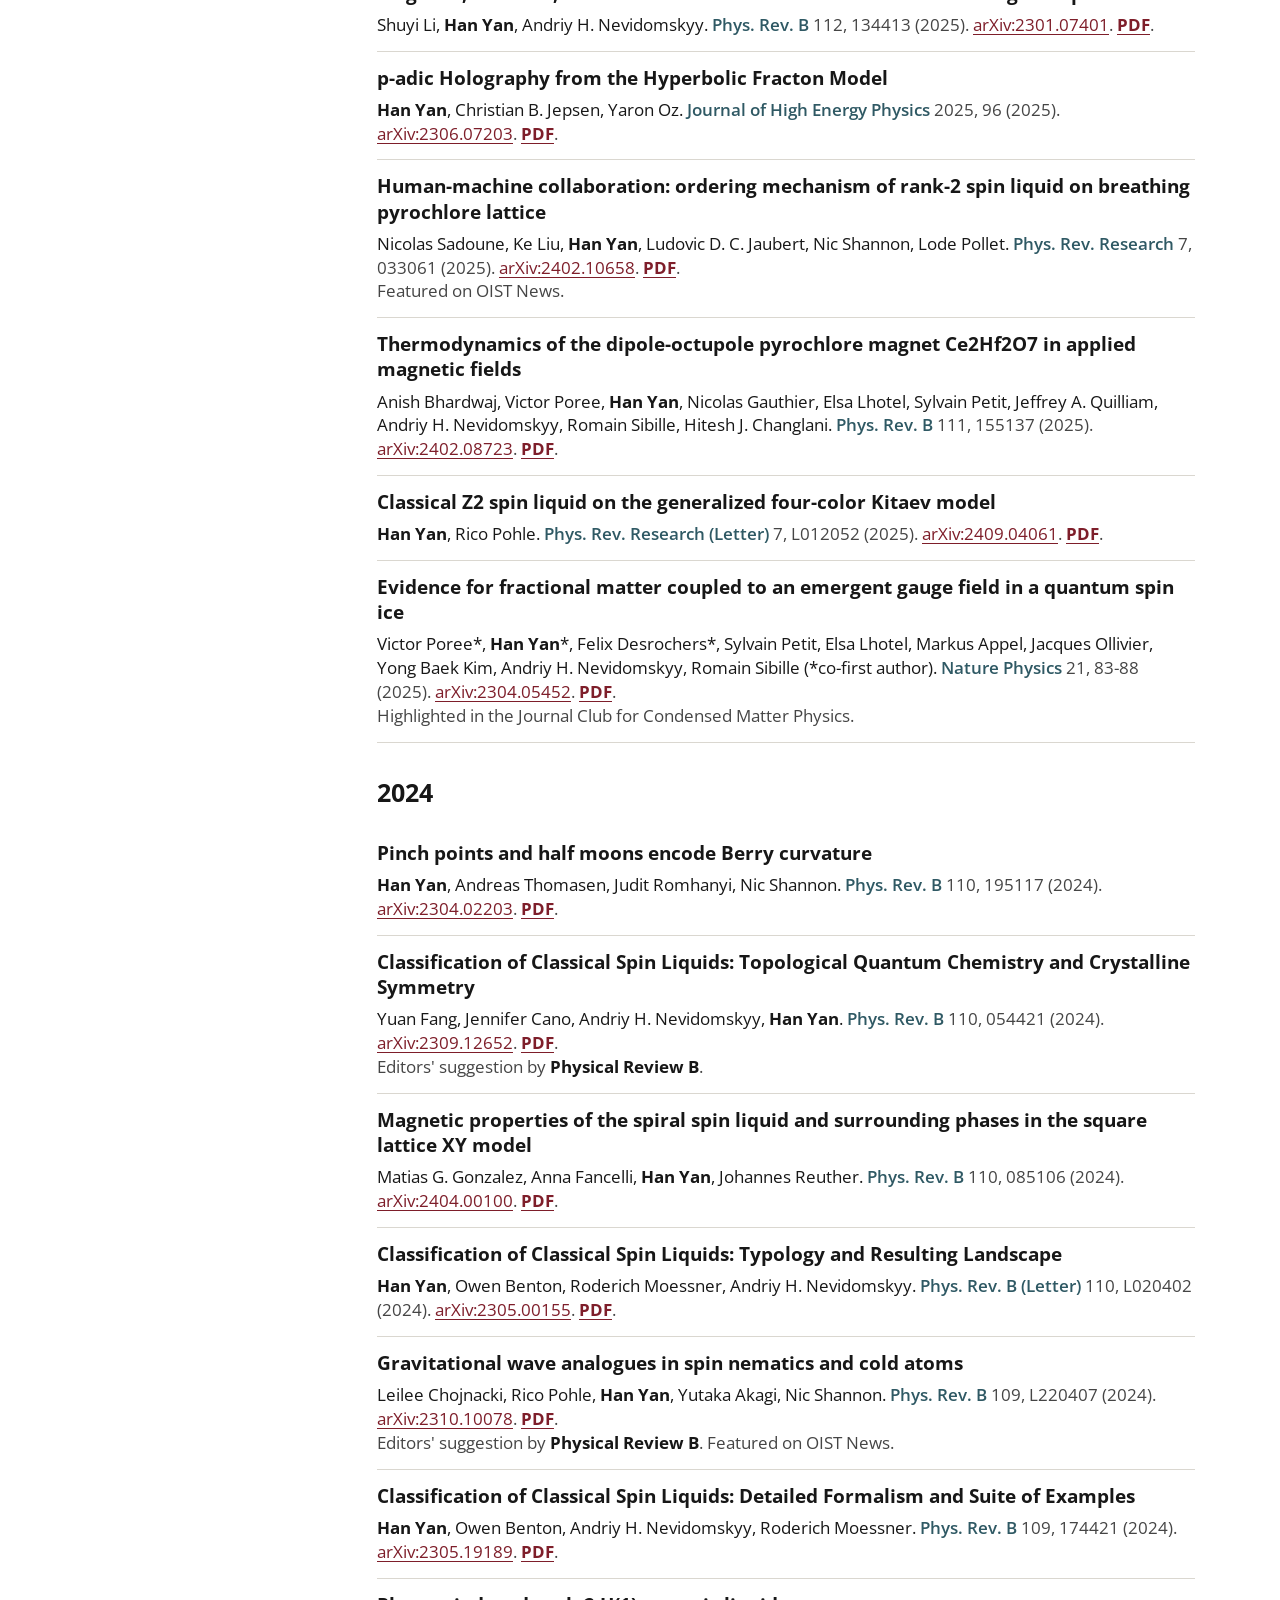
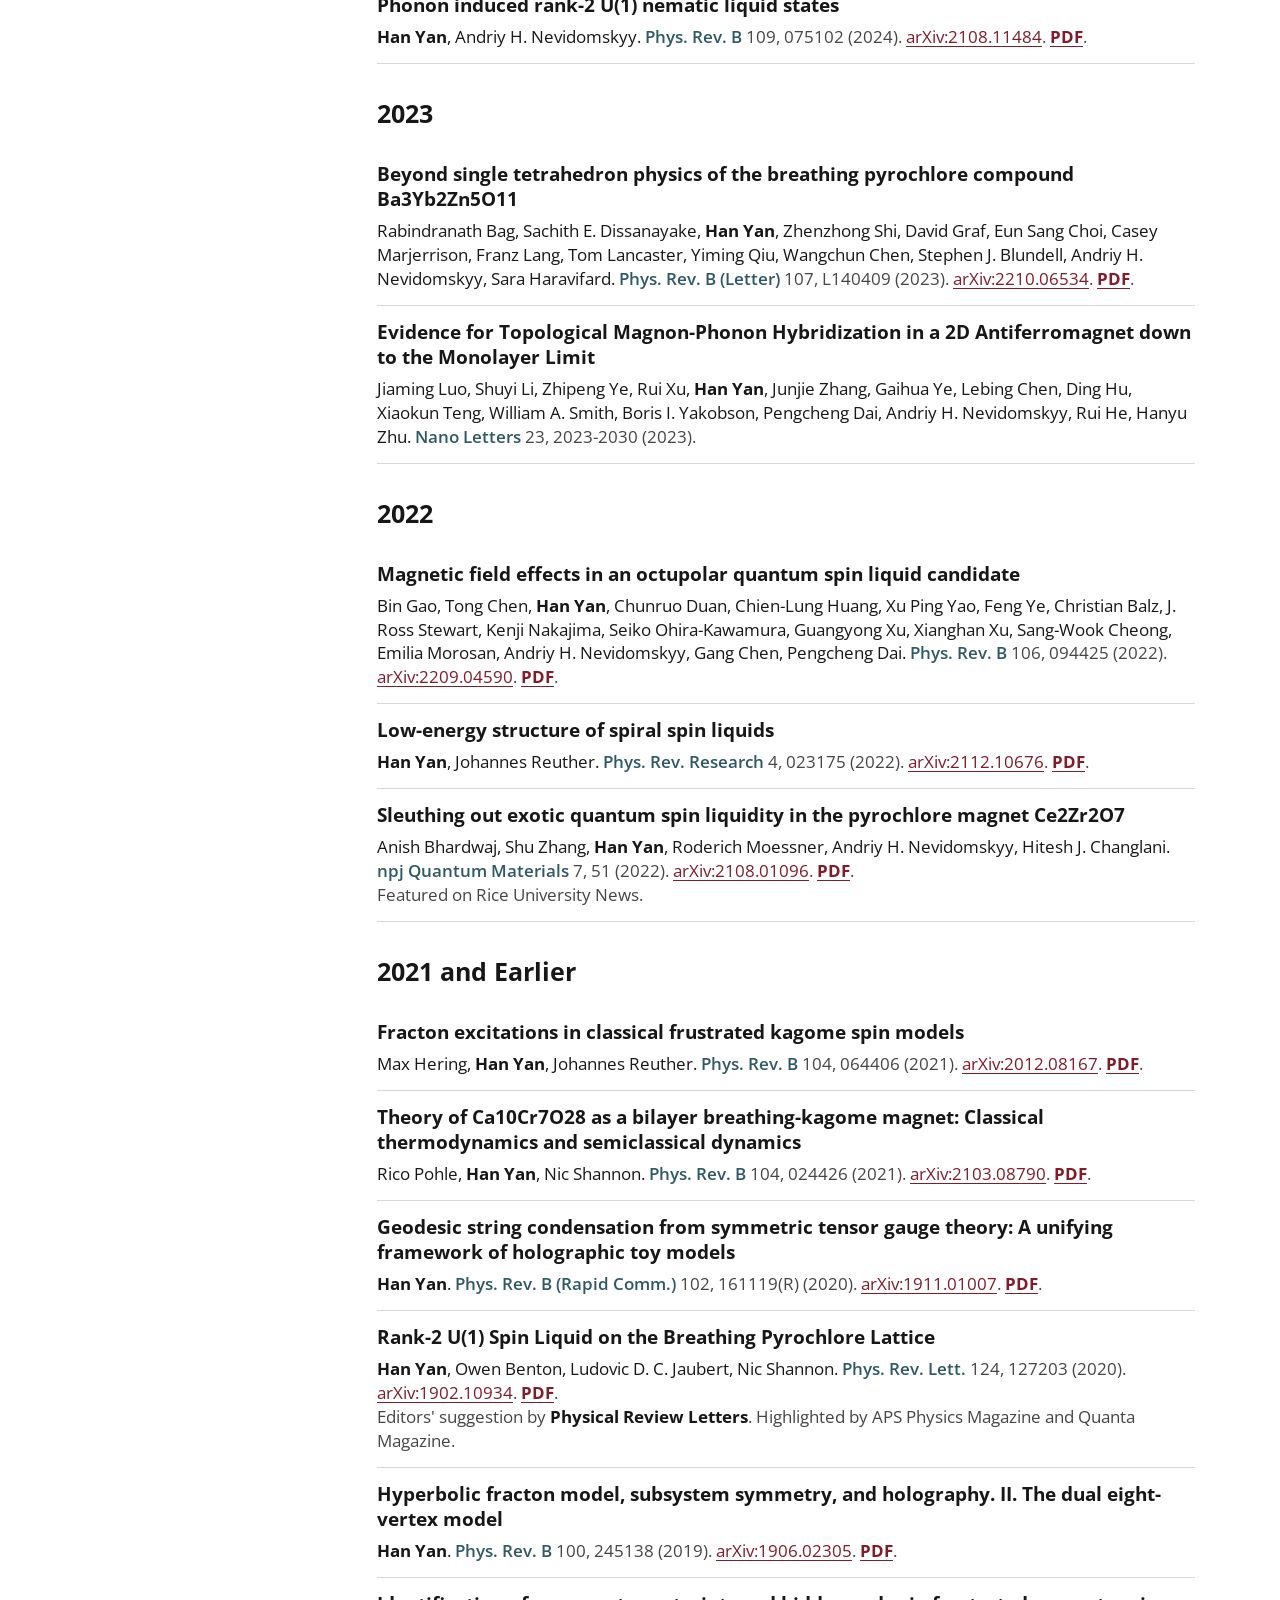
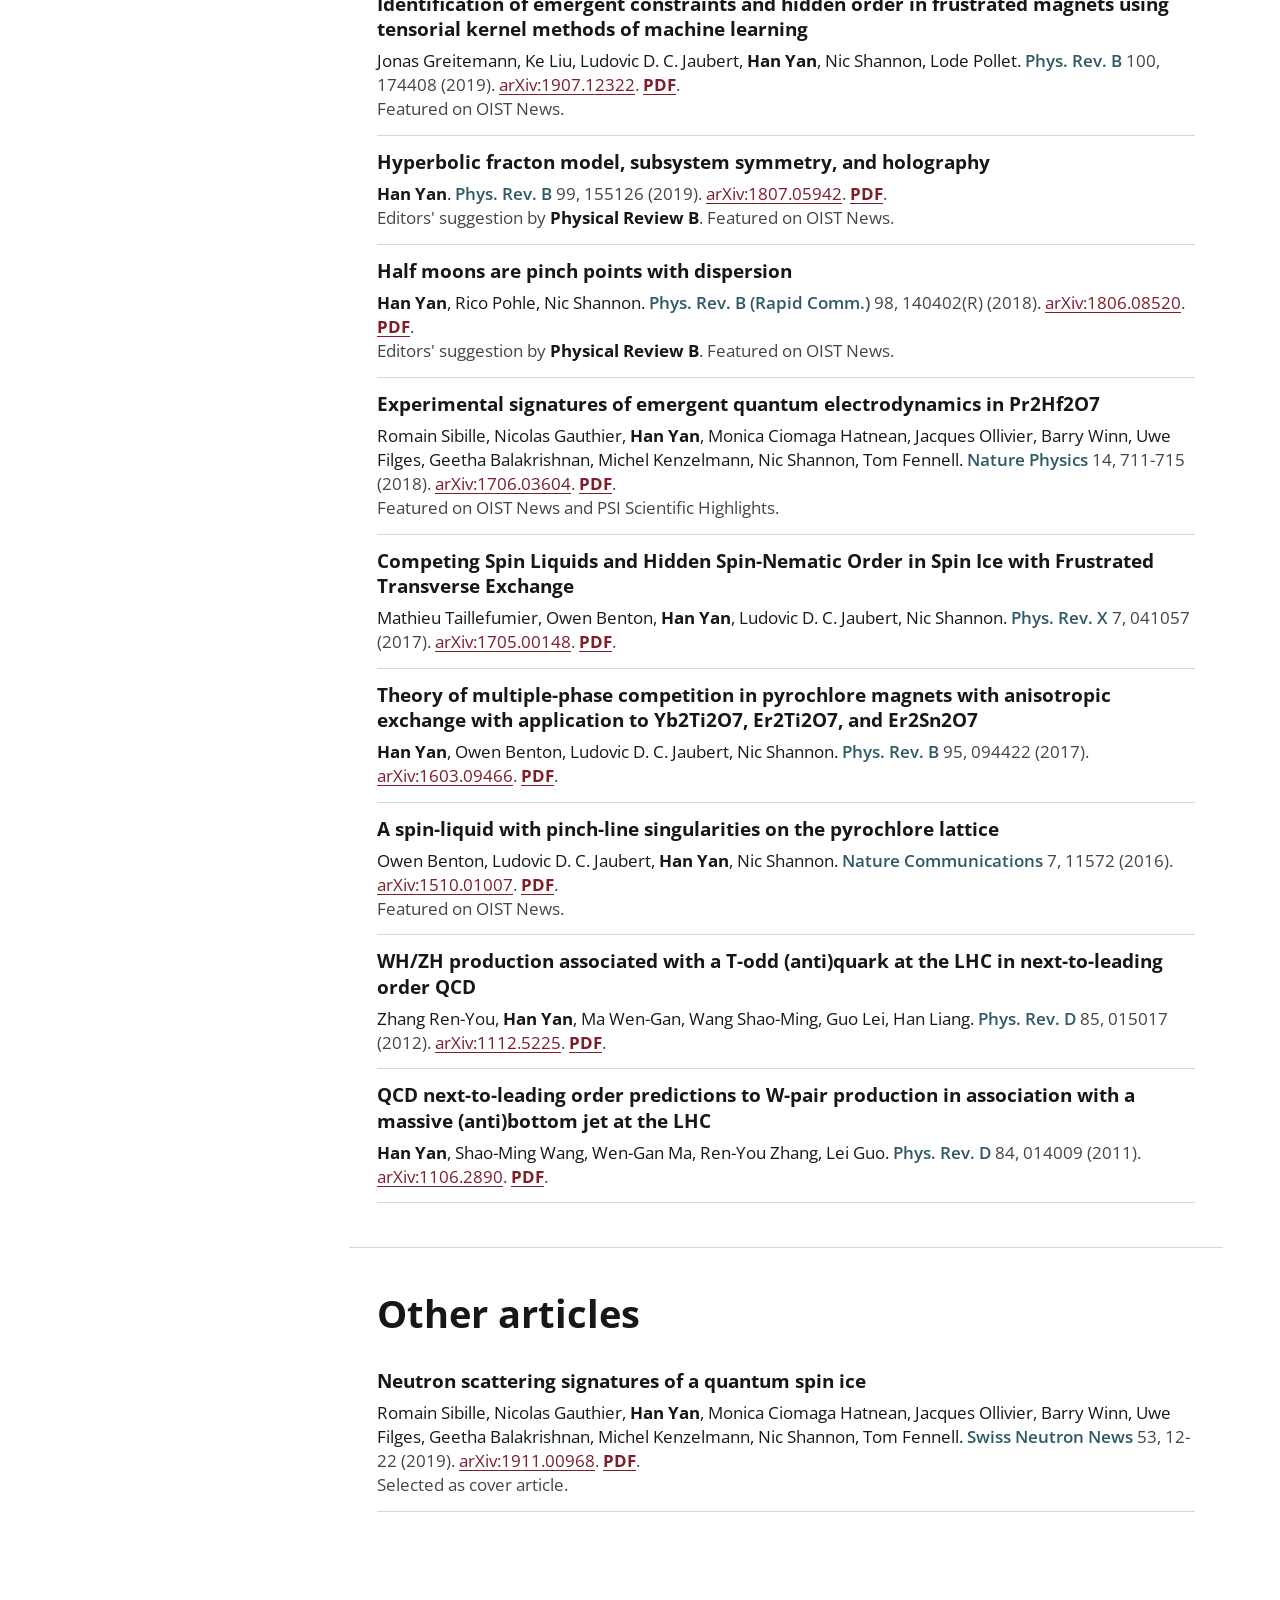
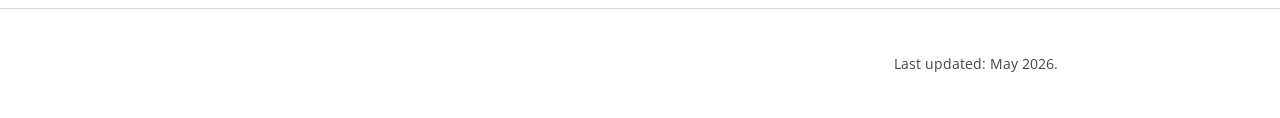
<file: research.html>
<!doctype html>
<html lang="en">
  <head>
    <meta charset="utf-8">
    <meta name="viewport" content="width=device-width, initial-scale=1">
    <title>Research | Han Yan</title>
    <meta name="description" content="Research interests, projects, books, preprints, and publications of Han Yan.">
    <link rel="stylesheet" href="assets/styles.css?v=20260523-1">
  </head>
  <body>
    <header class="site-header" data-site-header>
      <nav class="nav" aria-label="Main navigation">
        <a class="brand" href="index.html">Han Yan</a>
        <div class="nav-links">
          <a href="index.html">Home</a>
          <a href="research.html" aria-current="page">Research</a>
          <a href="media.html">Media</a>
          <a href="grants.html">Grants &amp; Honors</a>
          <a href="code.html">Code</a>
          <a href="resume.html">Resume</a>
        </div>
      </nav>
    </header>

    <main>
      <section class="hero">
        <div class="hero-inner">
          <h1>Research</h1>
          <p>I study many-body quantum systems, frustrated magnets, spin liquids, fractons, and connections to field theory and holography.</p>
        </div>
      </section>

      <div class="global-layout">
        <aside class="global-profile">
          <img class="portrait" src="assets/images/portrait-han-yan.png" alt="Han Yan">
          <h2 class="profile-name">Han Yan (闫寒)</h2>
          <p class="contact">Assistant Professor, ISSP, The University of Tokyo<br>hanyanphy [AT] gmail.com</p>
          <p class="profile-summary">I work on theoretical condensed matter physics, with a focus on quantum spin systems, emergent gauge theories &amp; generalized symmetries, and their application in quantum information. I am also exploring the potential of AI for Physics.</p>
          <p class="profile-mini-links">
            <a href="research.html">Research</a> | <a href="media.html">Media</a> | <a href="resume.html">CV</a>
          </p>
          <div class="profile-links" aria-label="Profile links">
            <a class="profile-link orcid" href="https://orcid.org/0000-0002-9242-1915" aria-label="ORCID profile">
              <svg aria-hidden="true" viewBox="0 0 24 24">
                <path d="M12 0a12 12 0 1 0 0 24 12 12 0 0 0 0-24ZM7.37 5.48a1.05 1.05 0 1 1 0 2.1 1.05 1.05 0 0 1 0-2.1Zm-.86 3.68h1.72v8.86H6.51V9.16Zm3.33 0h4.65c3.27 0 5.02 2.34 5.02 4.43 0 2.27-1.78 4.43-5 4.43H9.84V9.16Zm1.72 1.55v5.76h2.74c2.88 0 3.43-2.18 3.43-2.88 0-1.13-.72-2.88-3.52-2.88h-2.65Z"/>
              </svg>
              <span>ORCID</span>
            </a>
            <a class="profile-link scholar" href="https://scholar.google.com/citations?user=gkX6R6QAAAAJ&amp;hl=en" aria-label="Google Scholar profile">
              <svg aria-hidden="true" viewBox="0 0 24 24">
                <path d="M12 3 1.8 9.2 12 15.4l8.36-5.08V17H22V9.2L12 3Zm0 14.22-6.9-4.2v2.96c0 2.45 3.1 4.02 6.9 4.02s6.9-1.57 6.9-4.02v-2.96L12 17.22Z"/>
              </svg>
              <span>Scholar</span>
            </a>
            <a class="profile-link linkedin" href="https://www.linkedin.com/in/han-yan-7bb35323/" aria-label="LinkedIn profile">
              <svg aria-hidden="true" viewBox="0 0 24 24">
                <path d="M4.98 3.5C4.98 4.88 3.86 6 2.5 6S0 4.88 0 3.5 1.12 1 2.5 1s2.48 1.12 2.48 2.5ZM.36 8.02h4.28V23H.36V8.02Zm7.5 0h4.1v2.05h.06c.57-1.08 1.96-2.22 4.04-2.22 4.32 0 5.12 2.84 5.12 6.54V23H16.9v-7.64c0-1.82-.03-4.17-2.54-4.17-2.55 0-2.94 1.99-2.94 4.04V23H7.86V8.02Z"/>
              </svg>
              <span>LinkedIn</span>
            </a>
            <a class="profile-link github" href="https://github.com/hanyanphysics" aria-label="GitHub profile">
              <svg aria-hidden="true" viewBox="0 0 24 24">
                <path d="M12 .5C5.65.5.5 5.65.5 12c0 5.08 3.29 9.38 7.86 10.9.58.1.79-.25.79-.56v-2.16c-3.2.7-3.87-1.36-3.87-1.36-.52-1.34-1.28-1.7-1.28-1.7-1.04-.71.08-.7.08-.7 1.16.08 1.77 1.2 1.77 1.2 1.03 1.76 2.7 1.25 3.36.96.1-.75.4-1.25.73-1.54-2.56-.29-5.25-1.28-5.25-5.7 0-1.26.45-2.29 1.19-3.1-.12-.29-.52-1.47.11-3.06 0 0 .97-.31 3.17 1.18A11.06 11.06 0 0 1 12 5.98c.98 0 1.95.13 2.87.38 2.2-1.49 3.17-1.18 3.17-1.18.63 1.59.23 2.77.11 3.06.74.81 1.19 1.84 1.19 3.1 0 4.43-2.7 5.4-5.26 5.69.42.36.78 1.07.78 2.15v3.16c0 .31.21.67.8.56A11.51 11.51 0 0 0 23.5 12C23.5 5.65 18.35.5 12 .5Z"/>
              </svg>
              <span>GitHub</span>
            </a>
          </div>
        </aside>
        <div class="global-content">
      <section class="container">
        <div class="section-block">
          <h2>Where I am</h2>
          <div class="topic-grid">
            <article class="topic-card">
              <h3>Current position</h3>
              <p>I have been an Assistant Professor at the Institute for Solid State Physics, the University of Tokyo, since 2023/10.</p>
            </article>
            <article class="topic-card">
              <h3>Research direction</h3>
              <p>My work sits at the interface of condensed matter physics, quantum information, and high-energy theory.</p>
            </article>
            <article class="topic-card">
              <h3>Research path</h3>
              <p>After postdoctoral work at Rice and OIST, I am building a broader theoretical program around spin liquids and fractons.</p>
            </article>
          </div>
        </div>

        <h2>Research topics</h2>
        <ul class="interest-list">
          <li>How many-body physics, quantum information, and quantum field theory inform each other.</li>
          <li>Strongly correlated systems, especially frustrated magnets and spin liquids.</li>
          <li>Fracton states of matter, their links to gravity and holography, and possible realizations.</li>
        </ul>

        <div class="topic-grid">
          <article class="topic-card">
            <h3>Classical and quantum spin liquids</h3>
            <p>I work on classification, low-energy constraints, emergent gauge structures, and spectroscopy of frustrated magnets.</p>
          </article>
          <article class="topic-card">
            <h3>Fractons and holography</h3>
            <p>I study hyperbolic fracton models, subsystem symmetries, p-adic and AdS/CFT-inspired toy models, and robust quantum memory.</p>
          </article>
          <article class="topic-card">
            <h3>Experimental connections</h3>
            <p>I am interested in dipole-octupole quantum spin ice, neutron signatures of emergent QED, thermal Hall physics, and material realizations.</p>
          </article>
        </div>
      </section>

      <section class="section">
        <div class="container">
          <h2>Books</h2>
          <ul class="publication-list">
            <li class="publication">
              <p class="publication-title">Lecture Notes on Field Theory for One-Dimensional Quantum Many-Body System</p>
              <p class="publication-meta">Ongoing project. Publisher: Springer Nature. In collaboration with Masaki Oshikawa.</p>
            </li>
            <li class="publication">
              <p class="publication-title">Chinese Translation of Sidney Coleman's Lectures on Relativity</p>
              <p class="publication-meta">Ongoing project. Publisher: Shanghai Scientific &amp; Technical Publishers. In collaboration with Si-Yi Zhou and Jia-Yue Yang.</p>
            </li>
          </ul>
        </div>
      </section>

      <section class="section">
        <div class="container">
          <h2>Preprints</h2>
          <ul class="publication-list">
            <li class="publication">
              <p class="publication-title">Hyperbolic Fracton Model, Subsystem Symmetry and Holography III: Extension to Generic Tessellations</p>
              <p class="publication-meta"><span class="authors">Yosef Shokeeb, Ludovic D. C. Jaubert, <span class="author-self">Han Yan</span>. </span> <a href="https://arxiv.org/abs/2510.25994">arXiv:2510.25994</a> [cond-mat.str-el]. <a class="pdf-link" href="assets/papers/arxiv-2510.25994.pdf" target="_blank" rel="noopener">PDF</a>.</p>
            </li>
            <li class="publication">
              <p class="publication-title">Fragmented Spin Liquid and Shadow Pinch Points in Dipole-Octupole Pyrochlore Spin Systems</p>
              <p class="publication-meta"><span class="authors">Daniel Lozano-Gomez, <span class="author-self">Han Yan</span>. </span> <a href="https://arxiv.org/abs/2509.09205">arXiv:2509.09205</a> [cond-mat.str-el]. <a class="pdf-link" href="assets/papers/arxiv-2509.09205.pdf" target="_blank" rel="noopener">PDF</a>.</p>
            </li>
            <li class="publication">
              <p class="publication-title">Magnetization and magnetostriction measurements of the dipole-octupole quantum spin ice candidate Ce2Hf2O7</p>
              <p class="publication-meta"><span class="authors">Edwin Kermarrec, Guanyue Chen, Hiromu Okamoto, Chun-Jiong Huang, <span class="author-self">Han Yan</span>, Jian Yan, Hikaru Takeda, Yusei Shimizu, Evan M. Smith, Avner Fitterman, Andrea D. Bianchi, Bruce D. Gaulin, Minoru Yamashita. </span> <a href="https://arxiv.org/abs/2509.09189">arXiv:2509.09189</a> [cond-mat.str-el]. <a class="pdf-link" href="assets/papers/arxiv-2509.09189.pdf" target="_blank" rel="noopener">PDF</a>.</p>
            </li>
            <li class="publication">
              <p class="publication-title">Euler topology in classical spin liquids</p>
              <p class="publication-meta"><span class="authors">Luca Ruegg, Arthur Morris, <span class="author-self">Han Yan</span>, Robert-Jan Slager. </span> <a href="https://arxiv.org/abs/2505.09683">arXiv:2505.09683</a> [cond-mat.str-el]. <a class="pdf-link" href="assets/papers/arxiv-2505.09683.pdf" target="_blank" rel="noopener">PDF</a>.</p>
            </li>
            <li class="publication">
              <p class="publication-title">An Atlas of Classical Pyrochlore Spin Liquids</p>
              <p class="publication-meta"><span class="authors">Daniel Lozano-Gomez, Owen Benton, Michel J. P. Gingras, <span class="author-self">Han Yan</span>. </span> <a href="https://arxiv.org/abs/2411.03547">arXiv:2411.03547</a> [cond-mat.str-el]. <a class="pdf-link" href="assets/papers/arxiv-2411.03547.pdf" target="_blank" rel="noopener">PDF</a>.</p>
            </li>
            <li class="publication">
              <p class="publication-title">Zeeman polaritons as a platform for probing Dicke physics in condensed matter</p>
              <p class="publication-meta"><span class="authors">T. Elijah Kritzell, Jacques Doumani, Tobias Asano, Sota Yamada, Fuyang Tay, Hongjing Xu, <span class="author-self">Han Yan</span>, Ikufumi Katayama, Jun Takeda, Andriy Nevidomskyy, Hiroyuki Nojiri, Motoaki Bamba, Andrey Baydin, Junichiro Kono. </span> <a href="https://arxiv.org/abs/2409.17339">arXiv:2409.17339</a> [quant-ph]. <a class="pdf-link" href="assets/papers/arxiv-2409.17339.pdf" target="_blank" rel="noopener">PDF</a>.</p>
            </li>
            <li class="publication">
              <p class="publication-title">Generalized Kramers-Wannier duality from bilinear phase map</p>
              <p class="publication-meta"><span class="authors"><span class="author-self">Han Yan</span>, Linhao Li. </span> <a href="https://arxiv.org/abs/2403.16017">arXiv:2403.16017</a> [cond-mat.str-el]. <a class="pdf-link" href="assets/papers/arxiv-2403.16017.pdf" target="_blank" rel="noopener">PDF</a>.</p>
            </li>
            <li class="publication">
              <p class="publication-title">Experimentally tunable QED in dipolar-octupolar quantum spin ice</p>
              <p class="publication-meta"><span class="authors">Alaric Sanders, <span class="author-self">Han Yan</span>, Claudio Castelnovo, Andriy H. Nevidomskyy. </span> <a href="https://arxiv.org/abs/2312.11641">arXiv:2312.11641</a> [cond-mat.str-el]. <a class="pdf-link" href="assets/papers/arxiv-2312.11641.pdf" target="_blank" rel="noopener">PDF</a>.</p>
            </li>
            <li class="publication">
              <p class="publication-title">Identifying topologically critical band from pinch-point singularities in spectroscopy</p>
              <p class="publication-meta"><span class="authors"><span class="author-self">Han Yan</span>. </span> <a href="https://arxiv.org/abs/2304.02204">arXiv:2304.02204</a> [cond-mat.str-el]. <a class="pdf-link" href="assets/papers/arxiv-2304.02204.pdf" target="_blank" rel="noopener">PDF</a>.</p>
            </li>
            <li class="publication">
              <p class="publication-title">Y-cube model and fractal structure of subdimensional particles on hyperbolic lattices</p>
              <p class="publication-meta"><span class="authors"><span class="author-self">Han Yan</span>, Kevin Slagle, Andriy H. Nevidomskyy. </span> <a href="https://arxiv.org/abs/2211.15829">arXiv:2211.15829</a> [cond-mat.str-el]. <a class="pdf-link" href="assets/papers/arxiv-2211.15829.pdf" target="_blank" rel="noopener">PDF</a>.</p>
            </li>
          </ul>
        </div>
      </section>

      <section class="section">
        <div class="container">
          <h2>Published papers</h2>

          <h3 class="pub-year">2025</h3>
          <ul class="publication-list">
            <li class="publication">
              <p class="publication-title">Conformal Boundary as Holographic Dual to the Hyperbolic Fracton Model</p>
              <p class="publication-meta"><span class="authors">Alejo Costa Duran, Mauricio Sturla, Ludovic D. C. Jaubert, <span class="author-self">Han Yan</span>. </span> <strong>Phys. Rev. B (Letter)</strong> 112, L220401 (2025). <a href="https://arxiv.org/abs/2411.05662">arXiv:2411.05662</a>. <a class="pdf-link" href="assets/papers/arxiv-2411.05662.pdf" target="_blank" rel="noopener">PDF</a>.</p>
            </li>
            <li class="publication">
              <p class="publication-title">Dipolar-octupolar correlations and hierarchy of exchange interactions in Ce2Hf2O7</p>
              <p class="publication-meta"><span class="authors">Victor Poree, Anish Bhardwaj, Elsa Lhotel, Sylvain Petit, Nicolas Gauthier, <span class="author-self">Han Yan</span>, Vladimir Pomjakushin, Jacques Ollivier, Jeffrey A. Quilliam, Andriy H. Nevidomskyy, Hitesh J. Changlani, Romain Sibille. </span> <strong>Phys. Rev. B (Letter)</strong> 112, L180404 (2025). <a href="https://arxiv.org/abs/2305.08261">arXiv:2305.08261</a>. <a class="pdf-link" href="assets/papers/arxiv-2305.08261.pdf" target="_blank" rel="noopener">PDF</a>.</p>
            </li>
            <li class="publication">
              <p class="publication-title">Magnons, Phonons, and Thermal Hall Effect in Candidate Kitaev Magnet alpha-RuCl3</p>
              <p class="publication-meta"><span class="authors">Shuyi Li, <span class="author-self">Han Yan</span>, Andriy H. Nevidomskyy. </span> <strong>Phys. Rev. B</strong> 112, 134413 (2025). <a href="https://arxiv.org/abs/2301.07401">arXiv:2301.07401</a>. <a class="pdf-link" href="assets/papers/arxiv-2301.07401.pdf" target="_blank" rel="noopener">PDF</a>.</p>
            </li>
            <li class="publication">
              <p class="publication-title">p-adic Holography from the Hyperbolic Fracton Model</p>
              <p class="publication-meta"><span class="authors"><span class="author-self">Han Yan</span>, Christian B. Jepsen, Yaron Oz. </span> <strong>Journal of High Energy Physics</strong> 2025, 96 (2025). <a href="https://arxiv.org/abs/2306.07203">arXiv:2306.07203</a>. <a class="pdf-link" href="assets/papers/arxiv-2306.07203.pdf" target="_blank" rel="noopener">PDF</a>.</p>
            </li>
            <li class="publication">
              <p class="publication-title">Human-machine collaboration: ordering mechanism of rank-2 spin liquid on breathing pyrochlore lattice</p>
              <p class="publication-meta"><span class="authors">Nicolas Sadoune, Ke Liu, <span class="author-self">Han Yan</span>, Ludovic D. C. Jaubert, Nic Shannon, Lode Pollet. </span> <strong>Phys. Rev. Research</strong> 7, 033061 (2025). <a href="https://arxiv.org/abs/2402.10658">arXiv:2402.10658</a>. <a class="pdf-link" href="assets/papers/arxiv-2402.10658.pdf" target="_blank" rel="noopener">PDF</a>.</p>
              <p class="publication-note">Featured on OIST News.</p>
            </li>
            <li class="publication">
              <p class="publication-title">Thermodynamics of the dipole-octupole pyrochlore magnet Ce2Hf2O7 in applied magnetic fields</p>
              <p class="publication-meta"><span class="authors">Anish Bhardwaj, Victor Poree, <span class="author-self">Han Yan</span>, Nicolas Gauthier, Elsa Lhotel, Sylvain Petit, Jeffrey A. Quilliam, Andriy H. Nevidomskyy, Romain Sibille, Hitesh J. Changlani. </span> <strong>Phys. Rev. B</strong> 111, 155137 (2025). <a href="https://arxiv.org/abs/2402.08723">arXiv:2402.08723</a>. <a class="pdf-link" href="assets/papers/arxiv-2402.08723.pdf" target="_blank" rel="noopener">PDF</a>.</p>
            </li>
            <li class="publication">
              <p class="publication-title">Classical Z2 spin liquid on the generalized four-color Kitaev model</p>
              <p class="publication-meta"><span class="authors"><span class="author-self">Han Yan</span>, Rico Pohle. </span> <strong>Phys. Rev. Research (Letter)</strong> 7, L012052 (2025). <a href="https://arxiv.org/abs/2409.04061">arXiv:2409.04061</a>. <a class="pdf-link" href="assets/papers/arxiv-2409.04061.pdf" target="_blank" rel="noopener">PDF</a>.</p>
            </li>
            <li class="publication">
              <p class="publication-title">Evidence for fractional matter coupled to an emergent gauge field in a quantum spin ice</p>
              <p class="publication-meta"><span class="authors">Victor Poree*, <span class="author-self">Han Yan</span>*, Felix Desrochers*, Sylvain Petit, Elsa Lhotel, Markus Appel, Jacques Ollivier, Yong Baek Kim, Andriy H. Nevidomskyy, Romain Sibille (*co-first author). </span> <strong>Nature Physics</strong> 21, 83-88 (2025). <a href="https://arxiv.org/abs/2304.05452">arXiv:2304.05452</a>. <a class="pdf-link" href="assets/papers/arxiv-2304.05452.pdf" target="_blank" rel="noopener">PDF</a>.</p>
              <p class="publication-note">Highlighted in the Journal Club for Condensed Matter Physics.</p>
            </li>
          </ul>

          <h3 class="pub-year">2024</h3>
          <ul class="publication-list">
            <li class="publication">
              <p class="publication-title">Pinch points and half moons encode Berry curvature</p>
              <p class="publication-meta"><span class="authors"><span class="author-self">Han Yan</span>, Andreas Thomasen, Judit Romhanyi, Nic Shannon. </span> <strong>Phys. Rev. B</strong> 110, 195117 (2024). <a href="https://arxiv.org/abs/2304.02203">arXiv:2304.02203</a>. <a class="pdf-link" href="assets/papers/arxiv-2304.02203.pdf" target="_blank" rel="noopener">PDF</a>.</p>
            </li>
            <li class="publication">
              <p class="publication-title">Classification of Classical Spin Liquids: Topological Quantum Chemistry and Crystalline Symmetry</p>
              <p class="publication-meta"><span class="authors">Yuan Fang, Jennifer Cano, Andriy H. Nevidomskyy, <span class="author-self">Han Yan</span>. </span> <strong>Phys. Rev. B</strong> 110, 054421 (2024). <a href="https://arxiv.org/abs/2309.12652">arXiv:2309.12652</a>. <a class="pdf-link" href="assets/papers/arxiv-2309.12652.pdf" target="_blank" rel="noopener">PDF</a>.</p>
              <p class="publication-note">Editors' suggestion by <strong>Physical Review B</strong>.</p>
            </li>
            <li class="publication">
              <p class="publication-title">Magnetic properties of the spiral spin liquid and surrounding phases in the square lattice XY model</p>
              <p class="publication-meta"><span class="authors">Matias G. Gonzalez, Anna Fancelli, <span class="author-self">Han Yan</span>, Johannes Reuther. </span> <strong>Phys. Rev. B</strong> 110, 085106 (2024). <a href="https://arxiv.org/abs/2404.00100">arXiv:2404.00100</a>. <a class="pdf-link" href="assets/papers/arxiv-2404.00100.pdf" target="_blank" rel="noopener">PDF</a>.</p>
            </li>
            <li class="publication">
              <p class="publication-title">Classification of Classical Spin Liquids: Typology and Resulting Landscape</p>
              <p class="publication-meta"><span class="authors"><span class="author-self">Han Yan</span>, Owen Benton, Roderich Moessner, Andriy H. Nevidomskyy. </span> <strong>Phys. Rev. B (Letter)</strong> 110, L020402 (2024). <a href="https://arxiv.org/abs/2305.00155">arXiv:2305.00155</a>. <a class="pdf-link" href="assets/papers/arxiv-2305.00155.pdf" target="_blank" rel="noopener">PDF</a>.</p>
            </li>
            <li class="publication">
              <p class="publication-title">Gravitational wave analogues in spin nematics and cold atoms</p>
              <p class="publication-meta"><span class="authors">Leilee Chojnacki, Rico Pohle, <span class="author-self">Han Yan</span>, Yutaka Akagi, Nic Shannon. </span> <strong>Phys. Rev. B</strong> 109, L220407 (2024). <a href="https://arxiv.org/abs/2310.10078">arXiv:2310.10078</a>. <a class="pdf-link" href="assets/papers/arxiv-2310.10078.pdf" target="_blank" rel="noopener">PDF</a>.</p>
              <p class="publication-note">Editors' suggestion by <strong>Physical Review B</strong>. Featured on OIST News.</p>
            </li>
            <li class="publication">
              <p class="publication-title">Classification of Classical Spin Liquids: Detailed Formalism and Suite of Examples</p>
              <p class="publication-meta"><span class="authors"><span class="author-self">Han Yan</span>, Owen Benton, Andriy H. Nevidomskyy, Roderich Moessner. </span> <strong>Phys. Rev. B</strong> 109, 174421 (2024). <a href="https://arxiv.org/abs/2305.19189">arXiv:2305.19189</a>. <a class="pdf-link" href="assets/papers/arxiv-2305.19189.pdf" target="_blank" rel="noopener">PDF</a>.</p>
            </li>
            <li class="publication">
              <p class="publication-title">Phonon induced rank-2 U(1) nematic liquid states</p>
              <p class="publication-meta"><span class="authors"><span class="author-self">Han Yan</span>, Andriy H. Nevidomskyy. </span> <strong>Phys. Rev. B</strong> 109, 075102 (2024). <a href="https://arxiv.org/abs/2108.11484">arXiv:2108.11484</a>. <a class="pdf-link" href="assets/papers/arxiv-2108.11484.pdf" target="_blank" rel="noopener">PDF</a>.</p>
            </li>
          </ul>

          <h3 class="pub-year">2023</h3>
          <ul class="publication-list">
            <li class="publication">
              <p class="publication-title">Beyond single tetrahedron physics of the breathing pyrochlore compound Ba3Yb2Zn5O11</p>
              <p class="publication-meta"><span class="authors">Rabindranath Bag, Sachith E. Dissanayake, <span class="author-self">Han Yan</span>, Zhenzhong Shi, David Graf, Eun Sang Choi, Casey Marjerrison, Franz Lang, Tom Lancaster, Yiming Qiu, Wangchun Chen, Stephen J. Blundell, Andriy H. Nevidomskyy, Sara Haravifard. </span> <strong>Phys. Rev. B (Letter)</strong> 107, L140409 (2023). <a href="https://arxiv.org/abs/2210.06534">arXiv:2210.06534</a>. <a class="pdf-link" href="assets/papers/arxiv-2210.06534.pdf" target="_blank" rel="noopener">PDF</a>.</p>
            </li>
            <li class="publication">
              <p class="publication-title">Evidence for Topological Magnon-Phonon Hybridization in a 2D Antiferromagnet down to the Monolayer Limit</p>
              <p class="publication-meta"><span class="authors">Jiaming Luo, Shuyi Li, Zhipeng Ye, Rui Xu, <span class="author-self">Han Yan</span>, Junjie Zhang, Gaihua Ye, Lebing Chen, Ding Hu, Xiaokun Teng, William A. Smith, Boris I. Yakobson, Pengcheng Dai, Andriy H. Nevidomskyy, Rui He, Hanyu Zhu. </span> <strong>Nano Letters</strong> 23, 2023-2030 (2023).</p>
            </li>
          </ul>

          <h3 class="pub-year">2022</h3>
          <ul class="publication-list">
            <li class="publication">
              <p class="publication-title">Magnetic field effects in an octupolar quantum spin liquid candidate</p>
              <p class="publication-meta"><span class="authors">Bin Gao, Tong Chen, <span class="author-self">Han Yan</span>, Chunruo Duan, Chien-Lung Huang, Xu Ping Yao, Feng Ye, Christian Balz, J. Ross Stewart, Kenji Nakajima, Seiko Ohira-Kawamura, Guangyong Xu, Xianghan Xu, Sang-Wook Cheong, Emilia Morosan, Andriy H. Nevidomskyy, Gang Chen, Pengcheng Dai. </span> <strong>Phys. Rev. B</strong> 106, 094425 (2022). <a href="https://arxiv.org/abs/2209.04590">arXiv:2209.04590</a>. <a class="pdf-link" href="assets/papers/arxiv-2209.04590.pdf" target="_blank" rel="noopener">PDF</a>.</p>
            </li>
            <li class="publication">
              <p class="publication-title">Low-energy structure of spiral spin liquids</p>
              <p class="publication-meta"><span class="authors"><span class="author-self">Han Yan</span>, Johannes Reuther. </span> <strong>Phys. Rev. Research</strong> 4, 023175 (2022). <a href="https://arxiv.org/abs/2112.10676">arXiv:2112.10676</a>. <a class="pdf-link" href="assets/papers/arxiv-2112.10676.pdf" target="_blank" rel="noopener">PDF</a>.</p>
            </li>
            <li class="publication">
              <p class="publication-title">Sleuthing out exotic quantum spin liquidity in the pyrochlore magnet Ce2Zr2O7</p>
              <p class="publication-meta"><span class="authors">Anish Bhardwaj, Shu Zhang, <span class="author-self">Han Yan</span>, Roderich Moessner, Andriy H. Nevidomskyy, Hitesh J. Changlani. </span> <strong>npj Quantum Materials</strong> 7, 51 (2022). <a href="https://arxiv.org/abs/2108.01096">arXiv:2108.01096</a>. <a class="pdf-link" href="assets/papers/arxiv-2108.01096.pdf" target="_blank" rel="noopener">PDF</a>.</p>
              <p class="publication-note">Featured on Rice University News.</p>
            </li>
          </ul>

          <h3 class="pub-year">2021 and Earlier</h3>
          <ul class="publication-list">
            <li class="publication">
              <p class="publication-title">Fracton excitations in classical frustrated kagome spin models</p>
              <p class="publication-meta"><span class="authors">Max Hering, <span class="author-self">Han Yan</span>, Johannes Reuther. </span> <strong>Phys. Rev. B</strong> 104, 064406 (2021). <a href="https://arxiv.org/abs/2012.08167">arXiv:2012.08167</a>. <a class="pdf-link" href="assets/papers/arxiv-2012.08167.pdf" target="_blank" rel="noopener">PDF</a>.</p>
            </li>
            <li class="publication">
              <p class="publication-title">Theory of Ca10Cr7O28 as a bilayer breathing-kagome magnet: Classical thermodynamics and semiclassical dynamics</p>
              <p class="publication-meta"><span class="authors">Rico Pohle, <span class="author-self">Han Yan</span>, Nic Shannon. </span> <strong>Phys. Rev. B</strong> 104, 024426 (2021). <a href="https://arxiv.org/abs/2103.08790">arXiv:2103.08790</a>. <a class="pdf-link" href="assets/papers/arxiv-2103.08790.pdf" target="_blank" rel="noopener">PDF</a>.</p>
            </li>
            <li class="publication">
              <p class="publication-title">Geodesic string condensation from symmetric tensor gauge theory: A unifying framework of holographic toy models</p>
              <p class="publication-meta"><span class="authors"><span class="author-self">Han Yan</span>. </span> <strong>Phys. Rev. B (Rapid Comm.)</strong> 102, 161119(R) (2020). <a href="https://arxiv.org/abs/1911.01007">arXiv:1911.01007</a>. <a class="pdf-link" href="assets/papers/arxiv-1911.01007.pdf" target="_blank" rel="noopener">PDF</a>.</p>
            </li>
            <li class="publication">
              <p class="publication-title">Rank-2 U(1) Spin Liquid on the Breathing Pyrochlore Lattice</p>
              <p class="publication-meta"><span class="authors"><span class="author-self">Han Yan</span>, Owen Benton, Ludovic D. C. Jaubert, Nic Shannon. </span> <strong>Phys. Rev. Lett.</strong> 124, 127203 (2020). <a href="https://arxiv.org/abs/1902.10934">arXiv:1902.10934</a>. <a class="pdf-link" href="assets/papers/arxiv-1902.10934.pdf" target="_blank" rel="noopener">PDF</a>.</p>
              <p class="publication-note">Editors' suggestion by <strong>Physical Review Letters</strong>. Highlighted by APS Physics Magazine and Quanta Magazine.</p>
            </li>
            <li class="publication">
              <p class="publication-title">Hyperbolic fracton model, subsystem symmetry, and holography. II. The dual eight-vertex model</p>
              <p class="publication-meta"><span class="authors"><span class="author-self">Han Yan</span>. </span> <strong>Phys. Rev. B</strong> 100, 245138 (2019). <a href="https://arxiv.org/abs/1906.02305">arXiv:1906.02305</a>. <a class="pdf-link" href="assets/papers/arxiv-1906.02305.pdf" target="_blank" rel="noopener">PDF</a>.</p>
            </li>
            <li class="publication">
              <p class="publication-title">Identification of emergent constraints and hidden order in frustrated magnets using tensorial kernel methods of machine learning</p>
              <p class="publication-meta"><span class="authors">Jonas Greitemann, Ke Liu, Ludovic D. C. Jaubert, <span class="author-self">Han Yan</span>, Nic Shannon, Lode Pollet. </span> <strong>Phys. Rev. B</strong> 100, 174408 (2019). <a href="https://arxiv.org/abs/1907.12322">arXiv:1907.12322</a>. <a class="pdf-link" href="assets/papers/arxiv-1907.12322.pdf" target="_blank" rel="noopener">PDF</a>.</p>
              <p class="publication-note">Featured on OIST News.</p>
            </li>
            <li class="publication">
              <p class="publication-title">Hyperbolic fracton model, subsystem symmetry, and holography</p>
              <p class="publication-meta"><span class="authors"><span class="author-self">Han Yan</span>. </span> <strong>Phys. Rev. B</strong> 99, 155126 (2019). <a href="https://arxiv.org/abs/1807.05942">arXiv:1807.05942</a>. <a class="pdf-link" href="assets/papers/arxiv-1807.05942.pdf" target="_blank" rel="noopener">PDF</a>.</p>
              <p class="publication-note">Editors' suggestion by <strong>Physical Review B</strong>. Featured on OIST News.</p>
            </li>
            <li class="publication">
              <p class="publication-title">Half moons are pinch points with dispersion</p>
              <p class="publication-meta"><span class="authors"><span class="author-self">Han Yan</span>, Rico Pohle, Nic Shannon. </span> <strong>Phys. Rev. B (Rapid Comm.)</strong> 98, 140402(R) (2018). <a href="https://arxiv.org/abs/1806.08520">arXiv:1806.08520</a>. <a class="pdf-link" href="assets/papers/arxiv-1806.08520.pdf" target="_blank" rel="noopener">PDF</a>.</p>
              <p class="publication-note">Editors' suggestion by <strong>Physical Review B</strong>. Featured on OIST News.</p>
            </li>
            <li class="publication">
              <p class="publication-title">Experimental signatures of emergent quantum electrodynamics in Pr2Hf2O7</p>
              <p class="publication-meta"><span class="authors">Romain Sibille, Nicolas Gauthier, <span class="author-self">Han Yan</span>, Monica Ciomaga Hatnean, Jacques Ollivier, Barry Winn, Uwe Filges, Geetha Balakrishnan, Michel Kenzelmann, Nic Shannon, Tom Fennell. </span> <strong>Nature Physics</strong> 14, 711-715 (2018). <a href="https://arxiv.org/abs/1706.03604">arXiv:1706.03604</a>. <a class="pdf-link" href="assets/papers/arxiv-1706.03604.pdf" target="_blank" rel="noopener">PDF</a>.</p>
              <p class="publication-note">Featured on OIST News and PSI Scientific Highlights.</p>
            </li>
            <li class="publication">
              <p class="publication-title">Competing Spin Liquids and Hidden Spin-Nematic Order in Spin Ice with Frustrated Transverse Exchange</p>
              <p class="publication-meta"><span class="authors">Mathieu Taillefumier, Owen Benton, <span class="author-self">Han Yan</span>, Ludovic D. C. Jaubert, Nic Shannon. </span> <strong>Phys. Rev. X</strong> 7, 041057 (2017). <a href="https://arxiv.org/abs/1705.00148">arXiv:1705.00148</a>. <a class="pdf-link" href="assets/papers/arxiv-1705.00148.pdf" target="_blank" rel="noopener">PDF</a>.</p>
            </li>
            <li class="publication">
              <p class="publication-title">Theory of multiple-phase competition in pyrochlore magnets with anisotropic exchange with application to Yb2Ti2O7, Er2Ti2O7, and Er2Sn2O7</p>
              <p class="publication-meta"><span class="authors"><span class="author-self">Han Yan</span>, Owen Benton, Ludovic D. C. Jaubert, Nic Shannon. </span> <strong>Phys. Rev. B</strong> 95, 094422 (2017). <a href="https://arxiv.org/abs/1603.09466">arXiv:1603.09466</a>. <a class="pdf-link" href="assets/papers/arxiv-1603.09466.pdf" target="_blank" rel="noopener">PDF</a>.</p>
            </li>
            <li class="publication">
              <p class="publication-title">A spin-liquid with pinch-line singularities on the pyrochlore lattice</p>
              <p class="publication-meta"><span class="authors">Owen Benton, Ludovic D. C. Jaubert, <span class="author-self">Han Yan</span>, Nic Shannon. </span> <strong>Nature Communications</strong> 7, 11572 (2016). <a href="https://arxiv.org/abs/1510.01007">arXiv:1510.01007</a>. <a class="pdf-link" href="assets/papers/arxiv-1510.01007.pdf" target="_blank" rel="noopener">PDF</a>.</p>
              <p class="publication-note">Featured on OIST News.</p>
            </li>
            <li class="publication">
              <p class="publication-title">WH/ZH production associated with a T-odd (anti)quark at the LHC in next-to-leading order QCD</p>
              <p class="publication-meta"><span class="authors">Zhang Ren-You, <span class="author-self">Han Yan</span>, Ma Wen-Gan, Wang Shao-Ming, Guo Lei, Han Liang. </span> <strong>Phys. Rev. D</strong> 85, 015017 (2012). <a href="https://arxiv.org/abs/1112.5225">arXiv:1112.5225</a>. <a class="pdf-link" href="assets/papers/arxiv-1112.5225.pdf" target="_blank" rel="noopener">PDF</a>.</p>
            </li>
            <li class="publication">
              <p class="publication-title">QCD next-to-leading order predictions to W-pair production in association with a massive (anti)bottom jet at the LHC</p>
              <p class="publication-meta"><span class="authors"><span class="author-self">Han Yan</span>, Shao-Ming Wang, Wen-Gan Ma, Ren-You Zhang, Lei Guo. </span> <strong>Phys. Rev. D</strong> 84, 014009 (2011). <a href="https://arxiv.org/abs/1106.2890">arXiv:1106.2890</a>. <a class="pdf-link" href="assets/papers/arxiv-1106.2890.pdf" target="_blank" rel="noopener">PDF</a>.</p>
            </li>
          </ul>
        </div>
      </section>

      <section class="section">
        <div class="container">
          <h2>Other articles</h2>
          <ul class="publication-list">
            <li class="publication">
              <p class="publication-title">Neutron scattering signatures of a quantum spin ice</p>
              <p class="publication-meta"><span class="authors">Romain Sibille, Nicolas Gauthier, <span class="author-self">Han Yan</span>, Monica Ciomaga Hatnean, Jacques Ollivier, Barry Winn, Uwe Filges, Geetha Balakrishnan, Michel Kenzelmann, Nic Shannon, Tom Fennell. </span> <strong>Swiss Neutron News</strong> 53, 12-22 (2019). <a href="https://arxiv.org/abs/1911.00968">arXiv:1911.00968</a>. <a class="pdf-link" href="assets/papers/arxiv-1911.00968.pdf" target="_blank" rel="noopener">PDF</a>.</p>
              <p class="publication-note">Selected as cover article.</p>
            </li>
          </ul>
        </div>
      </section>
        </div>
      </div>
    </main>

    <footer class="footer">
      <div class="container">Last updated: May 2026.</div>
    </footer>
  </body>
</html>
</file>
<file: assets/styles.css>
@import url("https://fonts.googleapis.com/css2?family=Open+Sans:wght@400;700&display=swap");

:root {
  --page: #ffffff;
  --paper: #ffffff;
  --ink: #171717;
  --body: #242424;
  --muted: #454545;
  --line: #dad7d0;
  --accent: #8f1f2a;
  --accent-dark: #65141d;
  --accent-cool: #0b5b68;
  --link: #7e1e2a;
  --soft: #efebe5;
  --max: 900px;
  --shadow: 0 18px 45px rgba(25, 25, 25, 0.08);
  --font-main: "Open Sans", sans-serif;
}

* {
  box-sizing: border-box;
}

html {
  scroll-behavior: smooth;
}

body {
  margin: 0;
  background: var(--page);
  color: var(--body);
  font-family: var(--font-main);
  font-size: 18px;
  line-height: 1.55;
  font-weight: 400;
  text-rendering: optimizeLegibility;
  -webkit-font-smoothing: antialiased;
}

a {
  color: var(--link);
  font-family: inherit;
  text-decoration-thickness: 1px;
  text-underline-offset: 0.18em;
}

a:hover {
  color: var(--accent-dark);
}

strong {
  color: var(--ink);
  font-weight: 700;
}

h1,
h2,
h3,
p,
li,
button {
  font-family: inherit;
}

.site-header {
  position: sticky;
  top: 0;
  z-index: 30;
  background: #ffffff;
  border-bottom: 1px solid var(--line);
  backdrop-filter: blur(12px);
}

.nav {
  display: flex;
  align-items: center;
  justify-content: space-between;
  gap: 28px;
  max-width: 1240px;
  min-height: 64px;
  margin: 0 auto;
  padding: 0 28px;
}

.brand {
  color: var(--ink);
  font-size: 22px;
  font-weight: 700;
  line-height: 1.1;
  text-decoration: none;
  white-space: nowrap;
}

.nav-links {
  display: flex;
  align-items: center;
  justify-content: flex-end;
  gap: 28px;
  font-size: 16px;
  font-weight: 400;
}

.nav-links a {
  color: var(--ink);
  line-height: 1.2;
  padding: 22px 0 18px;
  border-bottom: 4px solid transparent;
  text-decoration: none;
  white-space: nowrap;
}

.nav-links a:hover {
  color: var(--accent);
}

.nav-links a[aria-current="page"] {
  border-bottom-color: var(--accent);
  color: var(--ink);
  font-weight: 700;
}

.hero {
  position: relative;
  min-height: 0;
  background: #ffffff;
  color: var(--ink);
  border-bottom: 1px solid var(--line);
}

.hero::after {
  content: none;
}

.hero-inner {
  position: relative;
  z-index: 1;
  max-width: var(--max);
  margin: 0 auto;
  padding: 72px 32px 52px;
}

.hero h1 {
  max-width: 820px;
  margin: 0;
  color: var(--ink);
  font-size: 52px;
  font-weight: 700;
  line-height: 1.08;
  letter-spacing: 0;
}

.hero p {
  max-width: 760px;
  margin: 18px 0 0;
  color: var(--muted);
  font-size: 22px;
  font-weight: 400;
  line-height: 1.42;
}

.container {
  max-width: var(--max);
  margin: 0 auto;
  padding: 44px 32px;
}

.global-layout {
  display: grid;
  grid-template-columns: 248px minmax(0, 1fr);
  gap: 44px;
  max-width: 1230px;
  margin: 0 auto;
  padding: 38px 32px 52px;
  align-items: start;
}

.global-content {
  min-width: 0;
}

.global-content .container {
  max-width: none;
  margin: 0;
  padding-left: 28px;
  padding-right: 28px;
}

.global-profile {
  position: sticky;
  top: 88px;
  background: var(--paper);
  border: 1px solid var(--line);
  box-shadow: var(--shadow);
  padding: 12px 12px 18px;
}

.global-profile .profile-links {
  margin-top: 14px;
}

.profile-summary {
  margin: 10px 0 0;
  color: var(--muted);
  font-size: 14.5px;
  line-height: 1.4;
}

.profile-mini-links {
  margin: 12px 0 0;
  color: var(--muted);
  font-size: 13px;
  line-height: 1.3;
}

.profile-mini-links a {
  color: var(--link);
  text-decoration: none;
}

.profile-mini-links a:hover {
  color: var(--accent-dark);
  text-decoration: underline;
}

.global-profile .profile-link {
  min-height: 28px;
  padding: 4px 7px;
  font-size: 12.5px;
}

.global-profile .profile-link svg {
  width: 13px;
  height: 13px;
}

.intro-grid aside {
  position: relative;
  z-index: 2;
}

.intro-grid article,
.home-intro article {
  max-width: 760px;
  padding-top: 8px;
}

.intro-grid article p:first-child,
.home-intro article p:first-child {
  margin-top: 0;
}

.portrait {
  display: block;
  width: 100%;
  aspect-ratio: 1 / 1;
  object-fit: cover;
  border: 0;
}

.contact {
  margin: 8px 0 0;
  color: var(--muted);
  font-size: 16px;
  line-height: 1.35;
  text-align: left;
}

.profile-name {
  margin: 16px 0 4px;
  color: var(--ink);
  font-size: 25px;
  font-weight: 700;
  line-height: 1.15;
  text-align: left;
}

.links-row,
.profile-links {
  display: flex;
  flex-wrap: wrap;
  justify-content: flex-start;
  gap: 10px;
  margin-top: 18px;
}

.profile-links {
  gap: 8px;
}

.button-link {
  display: inline-flex;
  align-items: center;
  min-height: 42px;
  padding: 8px 15px;
  border: 1px solid var(--accent);
  background: var(--paper);
  color: var(--accent-dark);
  font-size: 16px;
  font-weight: 700;
  line-height: 1.25;
  text-decoration: none;
}

.button-link:hover {
  background: var(--accent);
  color: #fff;
}

.profile-link {
  display: inline-flex;
  align-items: center;
  gap: 6px;
  min-height: 30px;
  padding: 4px 8px;
  border: 1px solid var(--line);
  background: var(--paper);
  color: var(--ink);
  font-size: 13px;
  line-height: 1;
  text-decoration: none;
}

.profile-link svg {
  width: 14px;
  height: 14px;
  flex: 0 0 auto;
  fill: currentColor;
}

.profile-link:hover {
  border-color: var(--accent);
}

.profile-link.orcid {
  color: #6f9f18;
}

.profile-link.scholar {
  color: #1f6feb;
}

.profile-link.linkedin {
  color: #0a66c2;
}

.profile-link.github {
  color: #24292f;
}

.section {
  border-top: 1px solid var(--line);
  background: #ffffff;
}

.section:nth-of-type(even) {
  background: #ffffff;
}

.section-block {
  margin-bottom: 30px;
}

main h2:not(.profile-name) {
  margin: 0 0 18px;
  color: var(--ink);
  font-size: 38px;
  font-weight: 700;
  line-height: 1.12;
}

main h3 {
  margin: 30px 0 10px;
  color: var(--ink);
  font-size: 25px;
  font-weight: 700;
  line-height: 1.2;
}

.lead {
  max-width: 820px;
  color: var(--muted);
  font-size: 20px;
  line-height: 1.45;
}

.interest-list {
  margin: 0;
  padding-left: 24px;
}

.interest-list li {
  margin: 6px 0;
}

.topic-grid {
  display: grid;
  grid-template-columns: repeat(3, minmax(0, 1fr));
  gap: 18px;
  margin-top: 24px;
}

.topic-card {
  border: 1px solid var(--line);
  border-top: 5px solid var(--accent-cool);
  background: var(--paper);
  box-shadow: 0 12px 30px rgba(25, 25, 25, 0.05);
  padding: 20px;
}

.topic-card h3 {
  margin: 0 0 10px;
  color: var(--ink);
  font-size: 20px;
  font-weight: 700;
  line-height: 1.25;
}

.topic-card p {
  margin: 0;
  color: var(--muted);
  font-size: 17px;
  line-height: 1.45;
}

.publication-list {
  display: grid;
  gap: 0;
  margin: 20px 0 0;
  padding: 0;
  list-style: none;
}

.publication {
  padding: 14px 0;
  border: 0;
  border-bottom: 1px solid var(--line);
  background: transparent;
  box-shadow: none;
  transition: background 160ms ease;
}

.publication:hover {
  background: rgba(255, 255, 255, 0.6);
}

.publication-title {
  margin: 0 0 7px;
  color: var(--ink);
  font-size: 19px;
  font-weight: 700;
  line-height: 1.32;
}

.publication-meta,
.publication-note {
  margin: 0;
  color: var(--muted);
  font-size: 16.5px;
  line-height: 1.45;
}

.publication-meta .authors {
  color: var(--ink);
  font-weight: 400;
}

.publication-meta .author-self {
  color: var(--ink);
  font-weight: 700;
}

.publication-meta strong {
  color: #2f5964;
  font-weight: 600;
}

.publication-meta .pdf-link {
  font-weight: 700;
}

.media-list {
  gap: 0;
}

.media-item {
  display: grid;
  grid-template-columns: 132px minmax(0, 1fr);
  gap: 16px;
  align-items: start;
}

.media-item-text {
  display: block;
}

.media-thumb {
  display: block;
  width: 132px;
  height: 92px;
  overflow: hidden;
  border: 1px solid var(--line);
  background: var(--soft);
}

.media-thumb img {
  display: block;
  width: 100%;
  height: 100%;
  object-fit: cover;
}

.media-copy {
  min-width: 0;
}

.pub-year {
  margin-top: 34px;
}

.cv-actions {
  display: flex;
  flex-wrap: wrap;
  align-items: center;
  gap: 12px 16px;
  margin: 0 0 18px;
}

.cv-note {
  margin: 0;
  color: var(--muted);
  font-size: 16px;
}

.cv-frame {
  width: 100%;
  min-height: 820px;
  border: 1px solid var(--line);
  background: #fff;
  box-shadow: var(--shadow);
}

.footer {
  border-top: 1px solid var(--line);
  background: #ffffff;
  color: var(--muted);
  font-size: 14px;
  text-align: right;
}

@media (max-width: 860px) {
  .nav {
    align-items: flex-start;
    flex-direction: column;
    gap: 8px;
    padding: 16px 22px 12px;
  }

  .brand {
    font-size: 21px;
  }

  .nav-links {
    justify-content: flex-start;
    flex-wrap: wrap;
    gap: 6px 18px;
    font-size: 15px;
  }

  .nav-links a {
    padding: 6px 0;
    border-bottom-width: 3px;
  }

  .hero {
    min-height: 270px;
  }

  .hero-inner,
  .container {
    padding-left: 24px;
    padding-right: 24px;
  }

  .hero h1 {
    font-size: 44px;
  }

  .hero p {
    font-size: 19px;
  }

  .global-layout {
    grid-template-columns: 1fr;
    gap: 24px;
    padding-left: 24px;
    padding-right: 24px;
  }

  .global-profile {
    max-width: 340px;
    position: static;
  }

  .global-content .container {
    padding-left: 0;
    padding-right: 0;
  }

  .intro-grid {
    grid-template-columns: 1fr;
    gap: 24px;
  }

  .intro-grid aside {
    max-width: 340px;
    margin-top: -80px;
  }

  .topic-grid {
    grid-template-columns: 1fr;
  }
}

@media (max-width: 520px) {
  body {
    font-size: 17px;
  }

  .hero {
    min-height: 230px;
  }

  .hero h1 {
    font-size: 36px;
  }

  .hero p {
    font-size: 18px;
  }

  main h2:not(.profile-name) {
    font-size: 31px;
  }

  .publication {
    padding: 15px 0;
  }

  .media-item {
    grid-template-columns: 96px minmax(0, 1fr);
    gap: 12px;
  }

  .media-thumb {
    width: 96px;
    height: 72px;
  }

  .cv-frame {
    min-height: 620px;
  }
}
</file>
